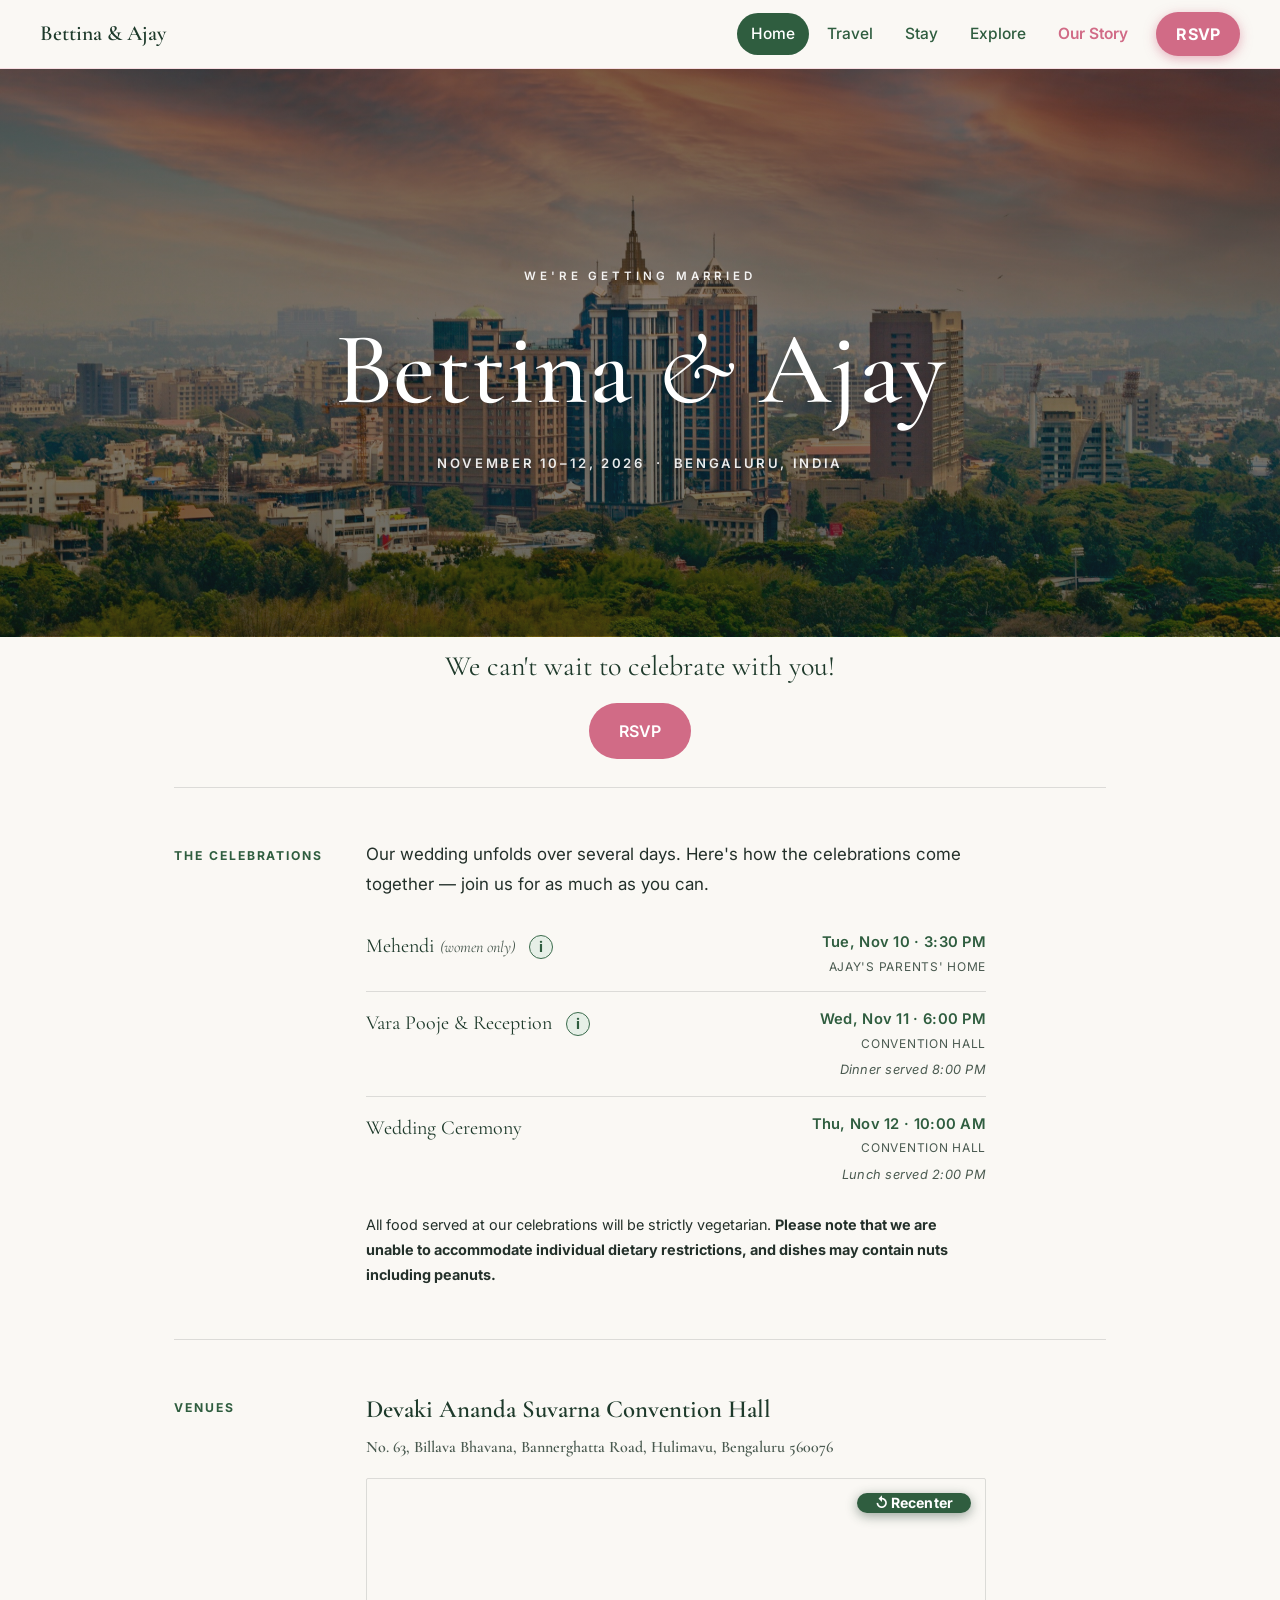
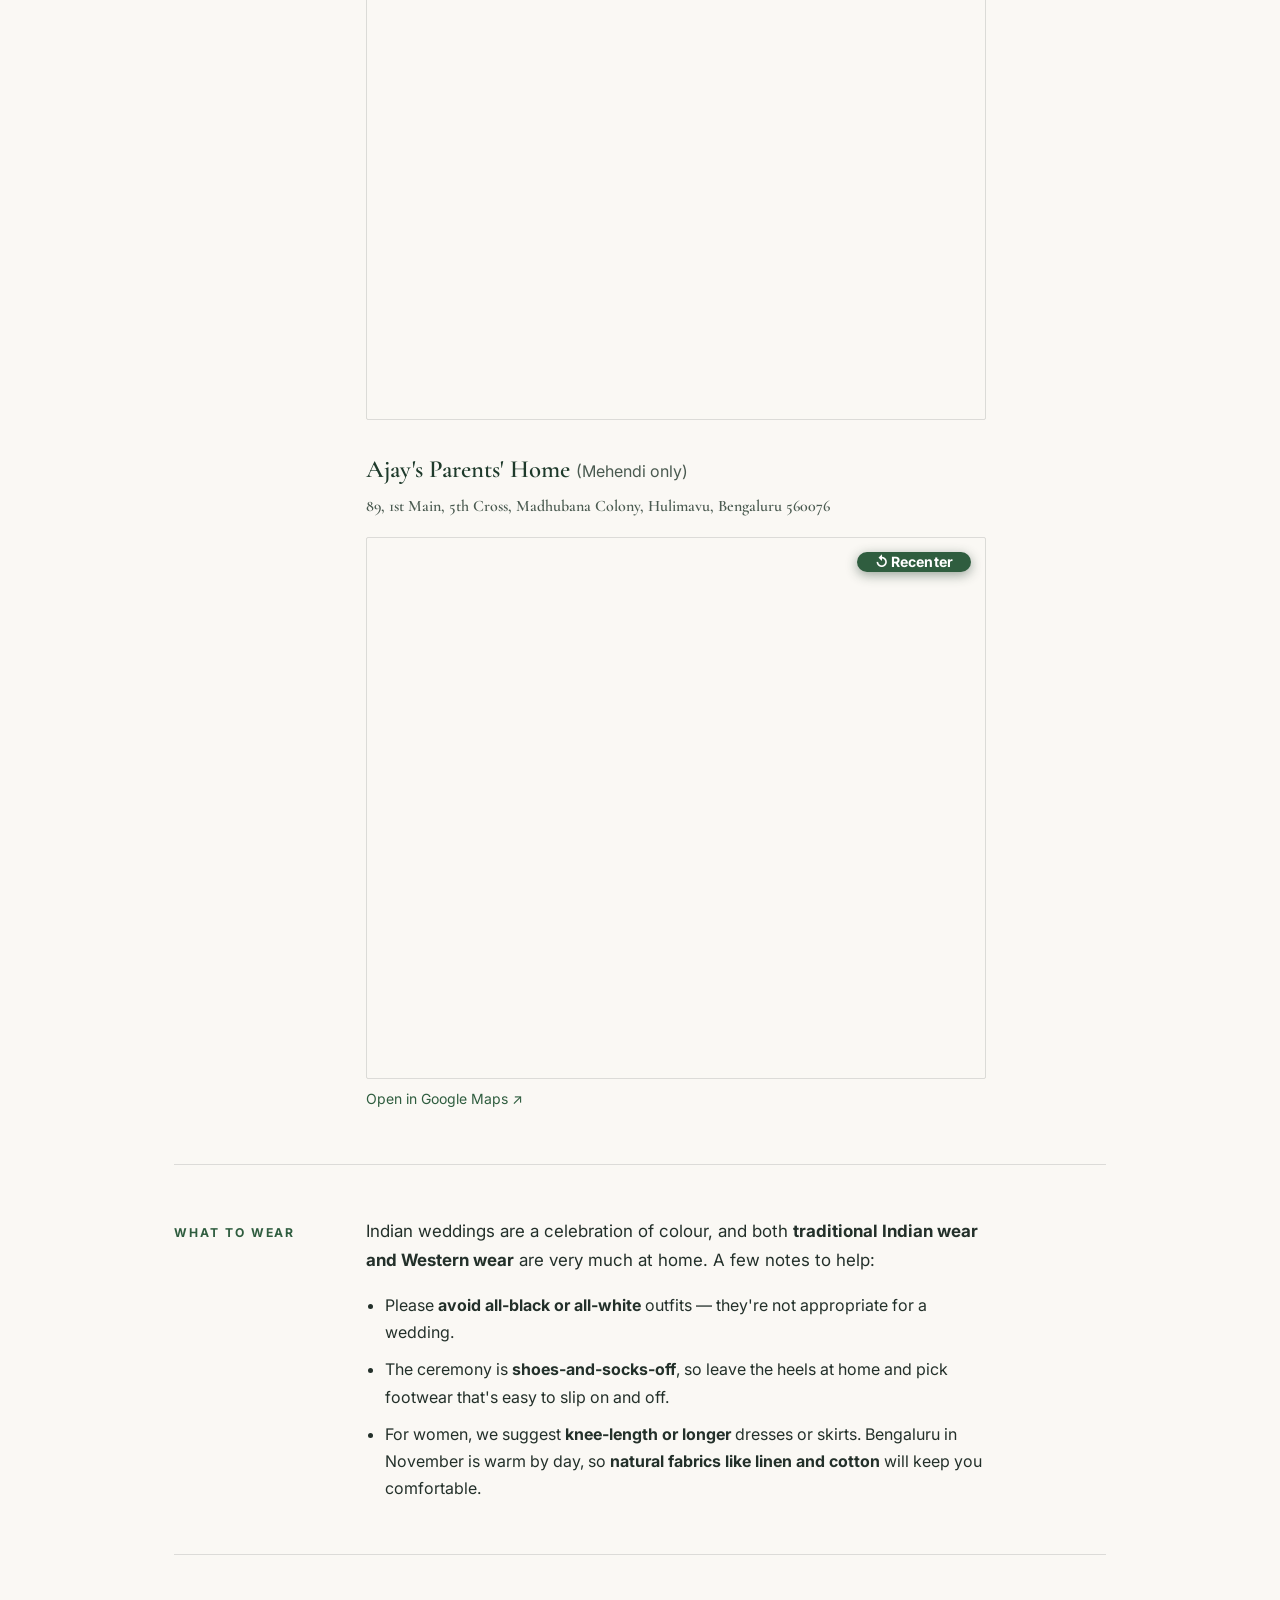
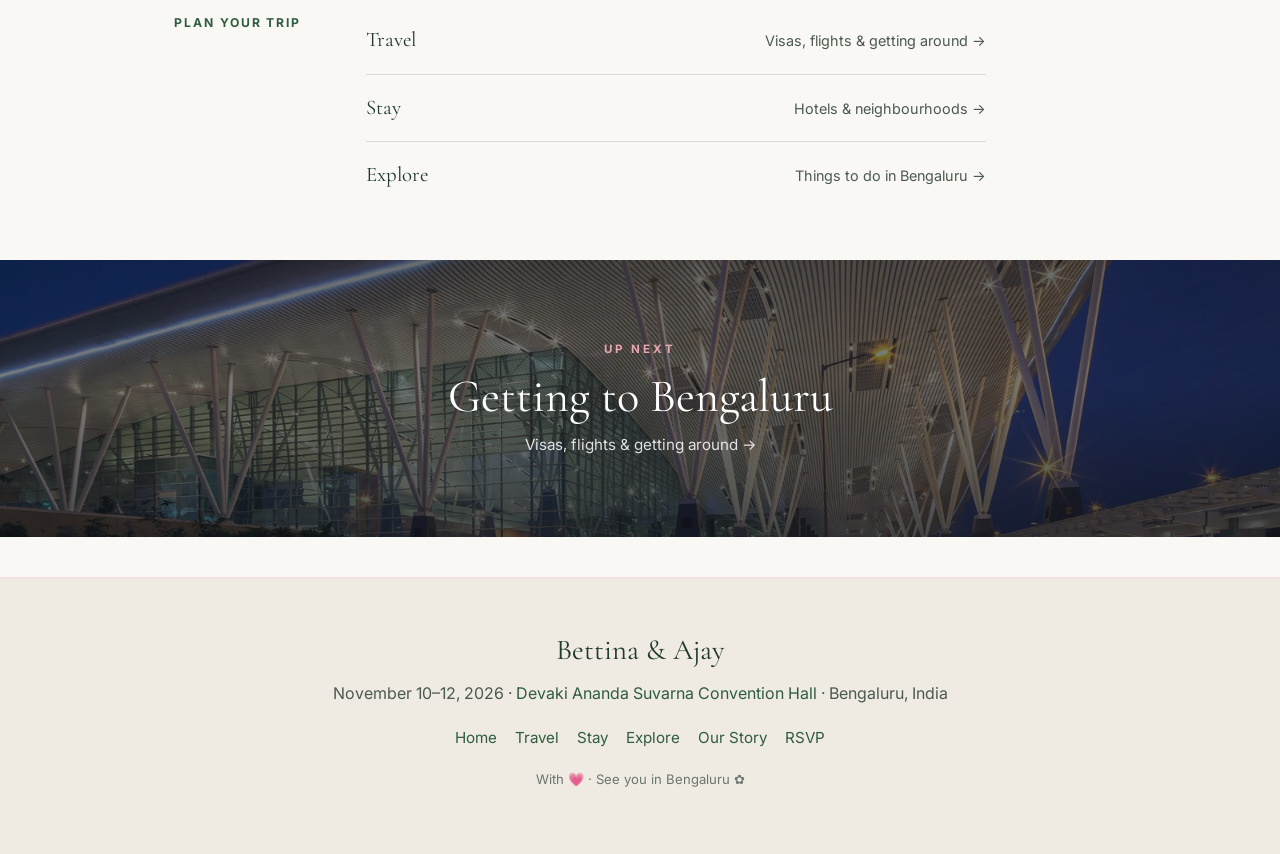
<file: index.html>
<!DOCTYPE html>
<html lang="en">

<head>
  <meta charset="UTF-8">
  <meta name="viewport" content="width=device-width, initial-scale=1.0">
  <title>Bettina &amp; Ajay · Wedding in Bengaluru</title>
  <meta name="description" content="Join us in Bengaluru, India. RSVP, travel tips, where to stay, and things to do.">
  <link rel="icon" href="assets/favicon.svg" type="image/svg+xml">
  <link rel="preconnect" href="https://fonts.googleapis.com">
  <link rel="preconnect" href="https://fonts.gstatic.com" crossorigin>
  <link rel="stylesheet"
    href="https://fonts.googleapis.com/css2?family=Cormorant+Garamond:ital,wght@0,400;0,500;0,600;1,400;1,500&family=Inter:wght@400;500;600&display=swap">
  <link rel="stylesheet" href="assets/styles.css">
</head>

<body>
  <!-- ===== Header / nav (identical on every page) ===== -->
  <header class="site-header">
    <nav class="nav" aria-label="Primary">
      <a class="nav__brand" href="index.html">Bettina &amp; Ajay</a>
      <input type="checkbox" id="nav-toggle" class="nav__toggle" aria-label="Toggle menu">
      <div class="nav__right">
        <a class="nav__link" href="index.html" aria-current="page">Home</a>
        <ul class="nav__menu" id="nav-menu">
          <li><a href="travel.html">Travel</a></li>
          <li><a href="stay.html">Stay</a></li>
          <li><a href="explore.html">Explore</a></li>
          <li><a href="story.html">Our Story</a></li>
        </ul>
        <a class="nav__cta" href="rsvp.html">RSVP</a>
        <label for="nav-toggle" class="nav__burger" aria-hidden="true">
          <span></span><span></span><span></span>
        </label>
      </div>
    </nav>
  </header>

  <main>
    <!-- ===== Lede / hero ===== -->
    <header class="lede">
      <p class="lede__kicker">We're getting married</p>
      <h1 class="lede__names">
        Bettina <span class="lede__amp">&amp;</span> Ajay
      </h1>
      <p class="lede__meta">November 10–12, 2026 &nbsp;·&nbsp; Bengaluru, India</p>
    </header>

    <div class="editorial">
      <!-- Intro -->
      <section class="ed-intro">
        <p>We can't wait to celebrate with you!</p>
        <a class="btn btn--pink" href="rsvp.html">RSVP</a>
      </section>

      <!-- The Celebrations -->
      <section class="block" id="itinerary">
        <p class="block__label">The Celebrations</p>
        <div class="block__body">
          <p>Our wedding unfolds over several days. Here's how the celebrations come together — join us
            for as much as you can.</p>
          <ul class="schedule">
            <li>
              <span class="schedule__name">Mehendi <span class="schedule__qual">(women only)</span><span class="hint"
                  tabindex="0"
                  aria-label="A mehendi is a joyful pre-wedding gathering — for us, a women-only celebration — where henna is applied to the bride's and guests' hands and feet, with music, food, and lots of colour."><span
                    class="hint__icon" aria-hidden="true">i</span><span class="hint__bubble" aria-hidden="true">A
                    mehendi is a joyful pre-wedding gathering where henna designs are applied to the bride's and guests'
                    hands and feet. This event is for women only.</span></span></span>
              <span class="schedule__when">
                <span class="schedule__day">Tue, Nov 10 · 3:30 PM</span>
                <span class="schedule__where">Ajay's Parents' Home</span>
              </span>
            </li>
            <li>
              <span class="schedule__name">Vara Pooje &amp; Reception<span class="hint" tabindex="0"
                  aria-label="The vara pooje is a Kannada ceremony where the bride's family formally welcomes and honours the groom the evening before the wedding, followed by a reception celebration."><span
                    class="hint__icon" aria-hidden="true">i</span><span class="hint__bubble" aria-hidden="true">The vara
                    pooje is a Kannada ceremony in which the bride's family
                    formally welcomes and honours the groom (the <em>vara</em>) the evening before the
                    wedding — followed by a reception to celebrate together.</span></span></span>
              <span class="schedule__when">
                <span class="schedule__day">Wed, Nov 11 · 6:00 PM</span>
                <span class="schedule__where">Convention hall</span>
                <span class="schedule__sub-time">Dinner served 8:00 PM</span>
              </span>
            </li>
            <li>
              <span class="schedule__name">Wedding Ceremony</span>
              <span class="schedule__when">
                <span class="schedule__day">Thu, Nov 12 · 10:00 AM</span>
                <span class="schedule__where">Convention hall</span>
                <span class="schedule__sub-time">Lunch served 2:00 PM</span>
              </span>
            </li>
          </ul>
          <p class="muted" style="margin-top:12px;font-size:0.9rem;">All food served at our celebrations will be strictly vegetarian. <strong>Please note that we are unable to accommodate individual dietary restrictions, and dishes may contain nuts including peanuts.</strong></p>
        </div>
      </section>

      <!-- The Venue -->
      <section class="block" id="venue">
        <p class="block__label">Venues</p>
        <div class="block__body">
          <p class="venue-name">Devaki Ananda Suvarna Convention Hall<br>
            <span style="font-size:1rem;color:var(--ink-soft);">No. 63, Billava Bhavana, Bannerghatta
              Road, Hulimavu, Bengaluru 560076</span>
          </p>
          <div class="map-embed">
            <iframe name="venuemap"
              src="https://maps.google.com/maps?q=Devaki%20Ananda%20Suvarna%20Convention%20Hall%2C%20Bannerghatta%20Road%2C%20Hulimavu%2C%20Bengaluru%20560076&amp;output=embed"
              title="Map to Devaki Ananda Suvarna Convention Hall" loading="lazy"
              referrerpolicy="no-referrer-when-downgrade"></iframe>
            <a class="map-recenter"
              href="https://maps.google.com/maps?q=Devaki%20Ananda%20Suvarna%20Convention%20Hall%2C%20Bannerghatta%20Road%2C%20Hulimavu%2C%20Bengaluru%20560076&amp;output=embed"
              target="venuemap" title="Re-center the map on the venue">↺ Recenter</a>
          </div>
          <p class="venue-name" style="margin-top:2rem;">Ajay's Parents' Home <span style="font-size:1rem;font-family:var(--sans);font-weight:400;color:var(--ink-soft);">(Mehendi only)</span><br>
            <span style="font-size:1rem;color:var(--ink-soft);">89, 1st Main, 5th Cross, Madhubana Colony, Hulimavu, Bengaluru 560076</span>
          </p>
          <div class="map-embed">
            <iframe name="homemap"
              src="https://maps.google.com/maps?q=12.875937,77.603765&amp;output=embed"
              title="Map to the home venue" loading="lazy"
              referrerpolicy="no-referrer-when-downgrade"></iframe>
            <a class="map-recenter"
              href="https://maps.google.com/maps?q=12.875937,77.603765&amp;output=embed"
              target="homemap" title="Re-center the map on the home">↺ Recenter</a>
          </div>
          <p style="margin-top:8px;font-size:0.875rem;"><a href="https://maps.app.goo.gl/53vrpfTLoA7YVXSU9" target="_blank" rel="noopener">Open in Google Maps ↗</a></p>
        </div>
      </section>

      <!-- What to Wear -->
      <section class="block" id="attire">
        <p class="block__label">What to Wear</p>
        <div class="block__body">
          <p>Indian weddings are a celebration of colour, and both <strong>traditional Indian wear and Western wear</strong> are very much at home. A few notes to help:</p>
          <ul class="bullets">
            <li>Please <strong>avoid all-black or all-white</strong> outfits — they're not appropriate for a wedding.</li>
            <li>The ceremony is <strong>shoes-and-socks-off</strong>, so leave the heels at home and pick
              footwear that's easy to slip on and off.</li>
            <li>For women, we suggest <strong>knee-length or longer</strong> dresses or skirts. Bengaluru in November is warm by day, so <strong>natural fabrics like linen and cotton</strong> will keep you comfortable.</li>
          </ul>
        </div>
      </section>

      <!-- Plan your trip -->
      <section class="block">
        <p class="block__label">Plan Your Trip</p>
        <div class="block__body">
          <ul class="linklist">
            <li><a href="travel.html">
                <span class="linklist__t">Travel</span>
                <span class="linklist__d">Visas, flights &amp; getting around →</span>
              </a></li>
            <li><a href="stay.html">
                <span class="linklist__t">Stay</span>
                <span class="linklist__d">Hotels &amp; neighbourhoods →</span>
              </a></li>
            <li><a href="explore.html">
                <span class="linklist__t">Explore</span>
                <span class="linklist__d">Things to do in Bengaluru →</span>
              </a></li>
          </ul>
        </div>
      </section>
    </div>

    <!-- Flow into the next section -->
    <div class="next-up next-up--travel">
      <a class="next-up__link" href="travel.html">
        <span class="next-up__label">Up next</span>
        <span class="next-up__title">Getting to Bengaluru</span>
        <span class="next-up__cue">Visas, flights &amp; getting around →</span>
      </a>
    </div>
  </main>

  <!-- ===== Footer (identical on every page) ===== -->
  <footer class="site-footer">
    <div class="footer-names">Bettina &amp; Ajay</div>
    <p class="footer-meta">November 10–12, 2026 · <a href="https://maps.google.com/maps?q=Devaki+Ananda+Suvarna+Convention+Hall,+Bannerghatta+Road,+Hulimavu,+Bengaluru+560076" target="_blank" rel="noopener">Devaki Ananda Suvarna Convention Hall</a> ·
      Bengaluru, India</p>
    <ul class="footer-nav">
      <li><a href="index.html">Home</a></li>
      <li><a href="travel.html">Travel</a></li>
      <li><a href="stay.html">Stay</a></li>
      <li><a href="explore.html">Explore</a></li>
      <li><a href="story.html">Our Story</a></li>
      <li><a href="rsvp.html">RSVP</a></li>
    </ul>
    <p class="footer-fineprint">With 💗 · See you in Bengaluru ✿</p>
  </footer>
</body>

</html>
</file>
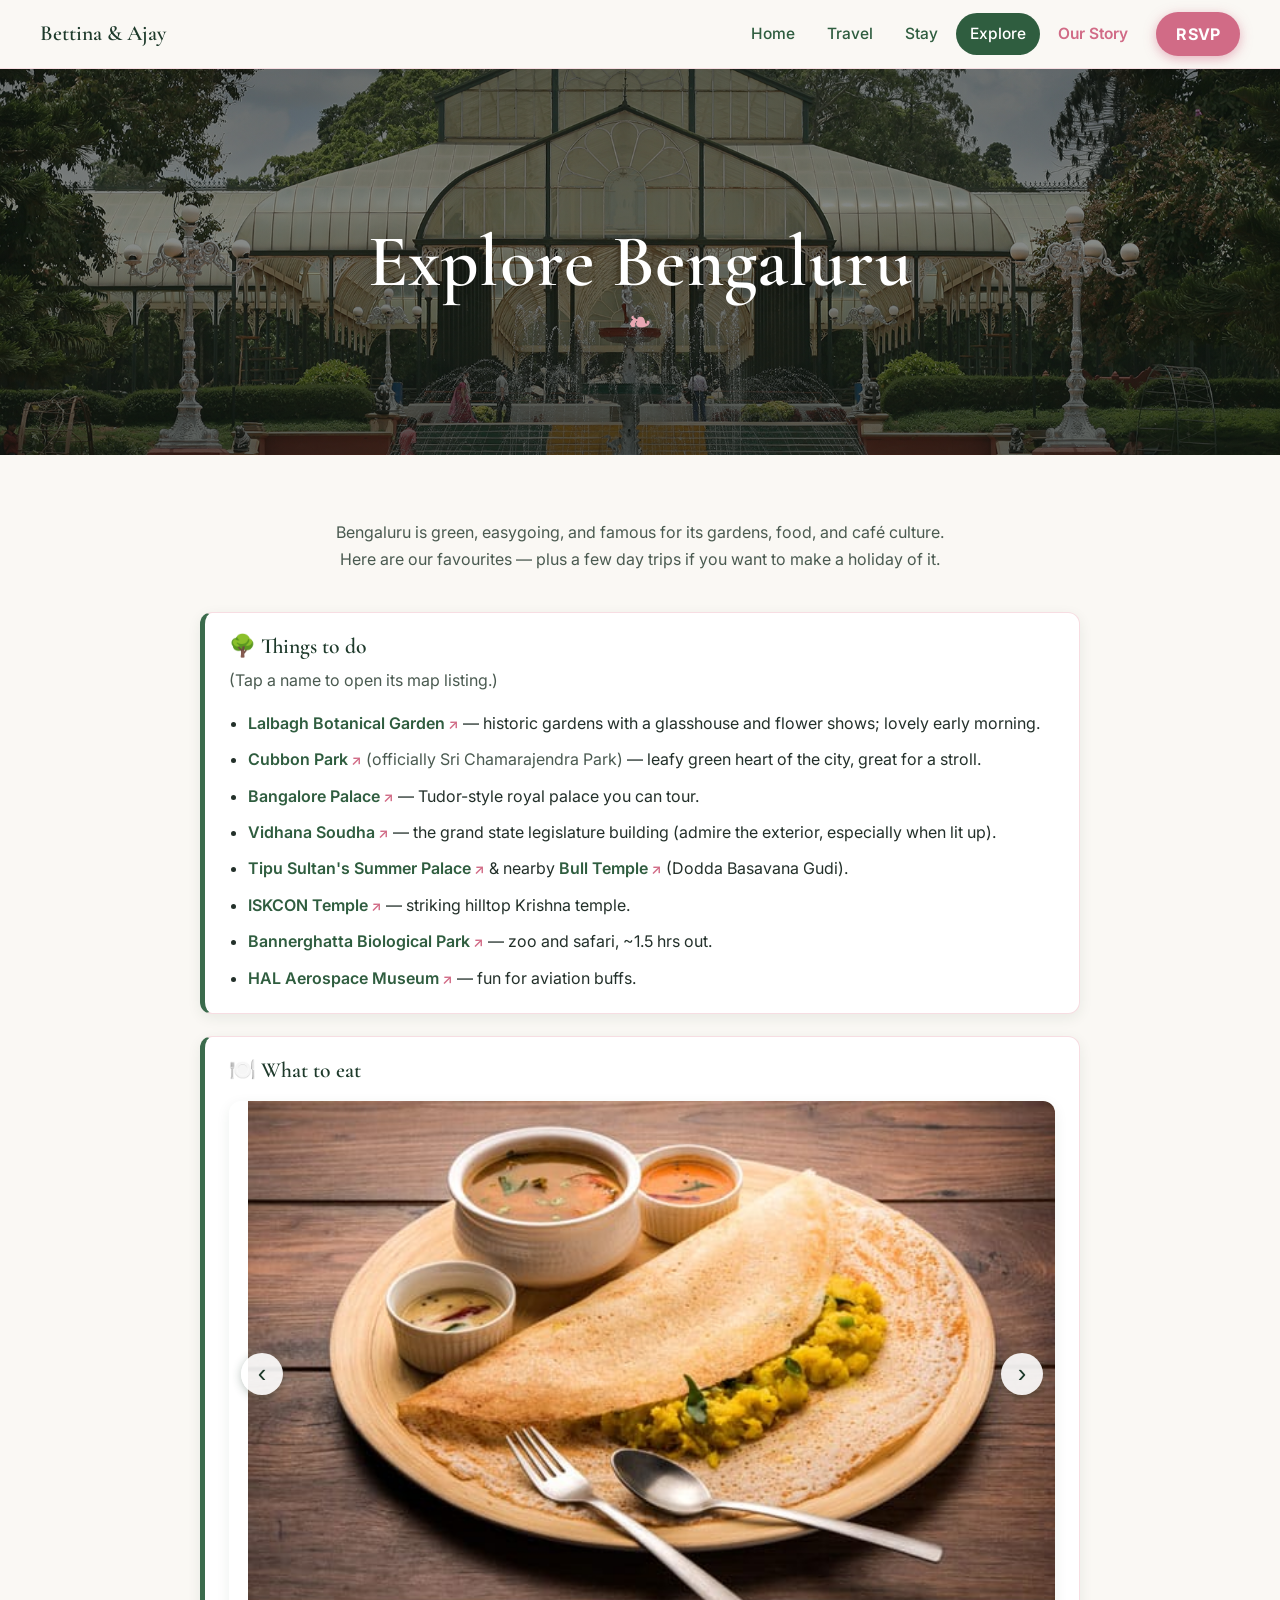
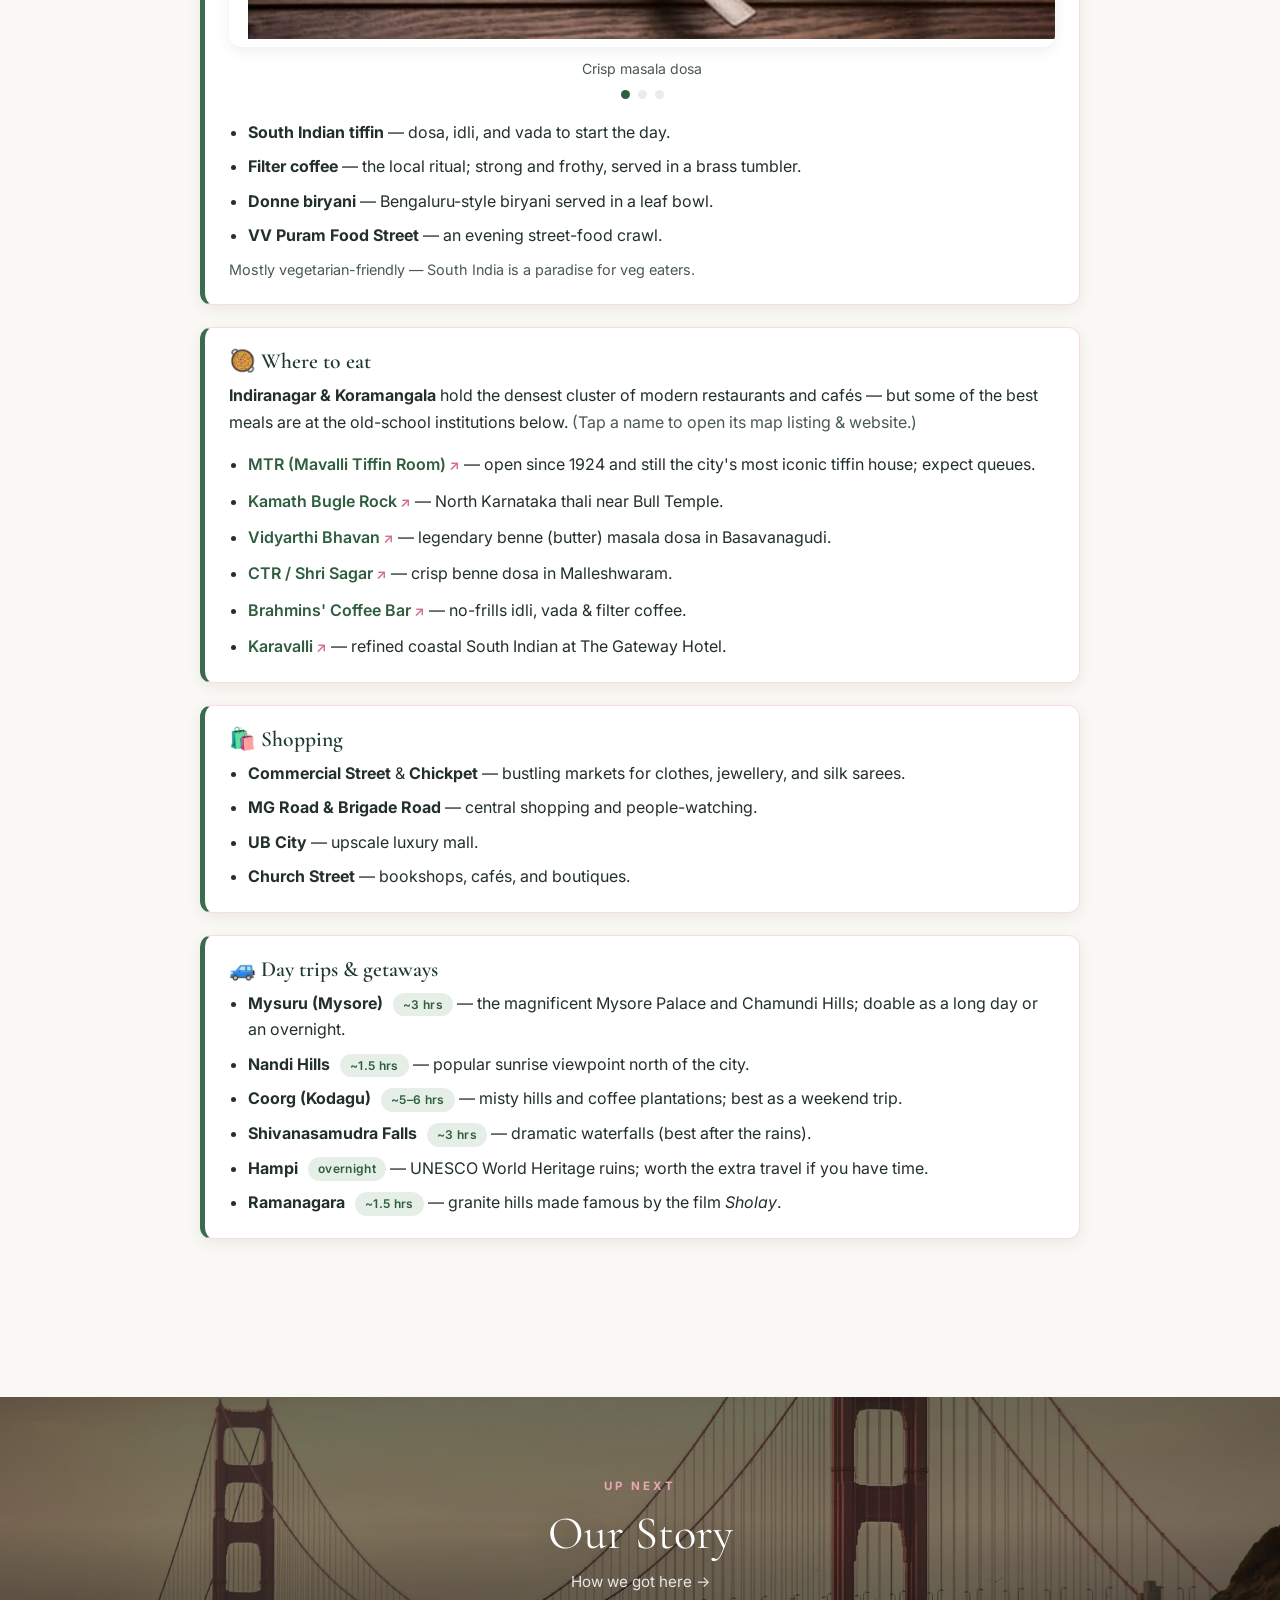
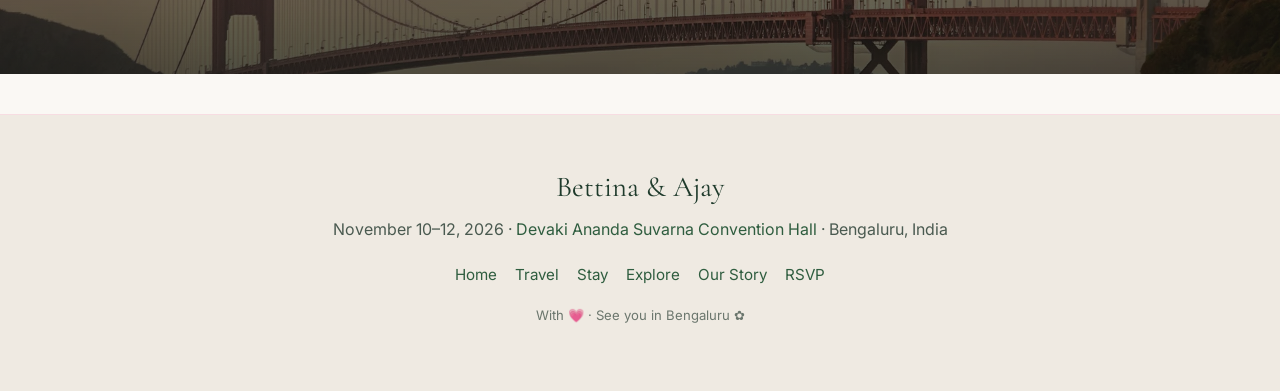
<file: explore.html>
<!DOCTYPE html>
<html lang="en">

<head>
  <meta charset="UTF-8">
  <meta name="viewport" content="width=device-width, initial-scale=1.0">
  <title>Explore Bengaluru · Bettina &amp; Ajay</title>
  <meta name="description"
    content="Things to do, where to eat, shopping, and day trips around Bengaluru, India.">
  <link rel="icon" href="assets/favicon.svg" type="image/svg+xml">
  <link rel="preconnect" href="https://fonts.googleapis.com">
  <link rel="preconnect" href="https://fonts.gstatic.com" crossorigin>
  <link rel="stylesheet"
    href="https://fonts.googleapis.com/css2?family=Cormorant+Garamond:ital,wght@0,500;0,600;1,500&family=Inter:wght@400;500;600&display=swap">
  <link rel="stylesheet" href="assets/styles.css">
</head>

<body>
  <header class="site-header">
    <nav class="nav" aria-label="Primary">
      <a class="nav__brand" href="index.html">Bettina &amp; Ajay</a>
      <input type="checkbox" id="nav-toggle" class="nav__toggle" aria-label="Toggle menu">
      <div class="nav__right">
        <a class="nav__link" href="index.html">Home</a>
        <ul class="nav__menu" id="nav-menu">
          <li><a href="travel.html">Travel</a></li>
          <li><a href="stay.html">Stay</a></li>
          <li><a href="explore.html" aria-current="page">Explore</a></li>
          <li><a href="story.html">Our Story</a></li>
        </ul>
        <a class="nav__cta" href="rsvp.html">RSVP</a>
        <label for="nav-toggle" class="nav__burger" aria-hidden="true">
          <span></span><span></span><span></span>
        </label>
      </div>
    </nav>
  </header>

  <main>
    <section class="page-hero page-hero--explore" aria-label="Explore Bengaluru">
      <div class="page-hero__inner">
        <h1 class="section-title">Explore Bengaluru</h1>
      </div>
    </section>

    <section class="section">
      <div class="container">
        <p class="section-intro">
          Bengaluru is green, easygoing, and famous for its gardens, food, and café culture. Here are our
          favourites — plus a few day trips if you want to make a holiday of it.
        </p>

        <div class="prose">
          <!-- THINGS TO DO -->
          <article class="info-block">
            <h3>🌳 Things to do</h3>
            <p><span class="muted">(Tap a name to open its map listing.)</span></p>
            <ul class="restaurant-list">
              <li><strong><a href="https://maps.app.goo.gl/JaYtxL88SegTWqTZ9" target="_blank" rel="noopener">Lalbagh Botanical Garden</a></strong> — historic gardens with a glasshouse and
                flower shows; lovely early morning.</li>
              <li><strong><a href="https://maps.app.goo.gl/Qz4yLEBdT6DRf3eA9" target="_blank" rel="noopener">Cubbon Park</a></strong> <span class="muted">(officially Sri Chamarajendra Park)</span> — leafy green heart of the city, great for a stroll.</li>
              <li><strong><a href="https://maps.app.goo.gl/oRYx4Pvtt4s7eyzN9" target="_blank" rel="noopener">Bangalore Palace</a></strong> — Tudor-style royal palace you can tour.</li>
              <li><strong><a href="https://maps.app.goo.gl/knrTcQ8K3NdtusEN9" target="_blank" rel="noopener">Vidhana Soudha</a></strong> — the grand state legislature building (admire the
                exterior, especially when lit up).</li>
              <li><strong><a href="https://maps.app.goo.gl/B78wB8pvYrWt4EKC6" target="_blank" rel="noopener">Tipu Sultan's Summer Palace</a></strong> &amp; nearby <a href="https://www.google.com/maps/search/?api=1&query=Bull+Temple+Dodda+Basavana+Gudi+Bengaluru" target="_blank" rel="noopener">Bull Temple</a> (Dodda Basavana Gudi).</li>
              <li><strong><a href="https://maps.app.goo.gl/7Po2zAAjVYje6kL99" target="_blank" rel="noopener">ISKCON Temple</a></strong> — striking hilltop Krishna temple.</li>
              <li><strong><a href="https://maps.app.goo.gl/joWn3wkZ2ZFnVX8v8" target="_blank" rel="noopener">Bannerghatta Biological Park</a></strong> — zoo and safari, ~1.5 hrs out.</li>
              <li><strong><a href="https://maps.app.goo.gl/MoYuHeYzuPReAMQJ8" target="_blank" rel="noopener">HAL Aerospace Museum</a></strong> — fun for aviation buffs.</li>
            </ul>
          </article>

          <!-- WHAT TO EAT -->
          <article class="info-block">
            <h3>🍽️ What to eat</h3>

            <div class="carousel" data-carousel>
              <div class="carousel__viewport">
                <ul class="carousel__track">
                  <li class="carousel__slide" data-caption="Crisp masala dosa">
                    <img src="assets/photos/dosa.jpg"
                      alt="A crisp golden masala dosa served with chutney and sambar" loading="lazy">
                  </li>
                  <li class="carousel__slide" data-caption="Soft steamed idli">
                    <img src="assets/photos/idli.jpg"
                      alt="Soft steamed idli served with chutney and sambar" loading="lazy">
                  </li>
                  <li class="carousel__slide" data-caption="South Indian filter coffee">
                    <img src="assets/photos/filter-coffee.webp"
                      alt="South Indian filter coffee served in a traditional brass davara and tumbler"
                      loading="lazy">
                  </li>
                </ul>
                <button type="button" class="carousel__btn carousel__btn--prev" data-carousel-prev
                  aria-label="Previous image">‹</button>
                <button type="button" class="carousel__btn carousel__btn--next" data-carousel-next
                  aria-label="Next image">›</button>
              </div>
              <p class="carousel__caption" data-carousel-caption>Crisp masala dosa</p>
              <div class="carousel__dots" data-carousel-dots aria-hidden="true"></div>
            </div>

            <ul style="margin-top:20px;">
              <li><strong>South Indian tiffin</strong> — dosa, idli, and vada to start the day.</li>
              <li><strong>Filter coffee</strong> — the local ritual; strong and frothy, served in a brass
                tumbler.</li>
              <li><strong>Donne biryani</strong> — Bengaluru-style biryani served in a leaf bowl.</li>
              <li><strong>VV Puram Food Street</strong> — an evening street-food crawl.</li>
            </ul>
            <p class="muted" style="margin:10px 0 0;font-size:0.9rem;">Mostly vegetarian-friendly — South
              India is a paradise for veg eaters.</p>
          </article>

          <!-- WHERE TO EAT -->
          <article class="info-block">
            <h3>🥘 Where to eat</h3>
            <p><strong>Indiranagar &amp; Koramangala</strong> hold the densest cluster of modern
              restaurants and cafés — but some of the best meals are at the old-school institutions
              below. <span class="muted">(Tap a name to open its map listing &amp; website.)</span></p>
            <ul class="restaurant-list">
              <li><a href="https://maps.app.goo.gl/m9YyHX5MQrH6RdZ97?g_st=ic"
                  target="_blank" rel="noopener">MTR (Mavalli Tiffin Room)</a> — open since 1924 and still the city's most iconic tiffin house; expect queues.</li>
              <li><a href="https://maps.app.goo.gl/w9GNTk7UWkcgd3Y27"
                  target="_blank" rel="noopener">Kamath Bugle Rock</a> — North Karnataka thali near Bull Temple.</li>
              <li><a href="https://maps.app.goo.gl/yLjGx5ZoqLSsXTYo7"
                  target="_blank" rel="noopener">Vidyarthi Bhavan</a> — legendary benne (butter) masala
                dosa in Basavanagudi.</li>
              <li><a href="https://maps.app.goo.gl/R3vGbinD6MNu4K1g7"
                  target="_blank" rel="noopener">CTR / Shri Sagar</a> — crisp benne dosa in Malleshwaram.</li>
              <li><a href="https://maps.app.goo.gl/2u7ish6RyVvuz2uR6"
                  target="_blank" rel="noopener">Brahmins' Coffee Bar</a> — no-frills idli, vada &amp;
                filter coffee.</li>
              <li><a href="https://maps.app.goo.gl/M13htFfZZdmtyd9PA"
                  target="_blank" rel="noopener">Karavalli</a> — refined coastal South Indian at The
                Gateway Hotel.</li>
            </ul>
          </article>

          <!-- SHOPPING -->
          <article class="info-block">
            <h3>🛍️ Shopping</h3>
            <ul>
              <li><strong>Commercial Street</strong> &amp; <strong>Chickpet</strong> — bustling markets for
                clothes, jewellery, and silk sarees.</li>
              <li><strong>MG Road &amp; Brigade Road</strong> — central shopping and people-watching.</li>
              <li><strong>UB City</strong> — upscale luxury mall.</li>
              <li><strong>Church Street</strong> — bookshops, cafés, and boutiques.</li>
            </ul>
          </article>

          <!-- DAY TRIPS -->
          <article class="info-block">
            <h3>🚙 Day trips &amp; getaways</h3>
            <ul>
              <li><strong>Mysuru (Mysore)</strong> <span class="tag">~3 hrs</span> — the magnificent Mysore
                Palace and Chamundi Hills; doable as a long day or an overnight.</li>
              <li><strong>Nandi Hills</strong> <span class="tag">~1.5 hrs</span> — popular sunrise viewpoint
                north of the city.</li>
              <li><strong>Coorg (Kodagu)</strong> <span class="tag">~5–6 hrs</span> — misty hills and
                coffee plantations; best as a weekend trip.</li>
              <li><strong>Shivanasamudra Falls</strong> <span class="tag">~3 hrs</span> — dramatic waterfalls
                (best after the rains).</li>
              <li><strong>Hampi</strong> <span class="tag">overnight</span> — UNESCO World Heritage ruins;
                worth the extra travel if you have time.</li>
              <li><strong>Ramanagara</strong> <span class="tag">~1.5 hrs</span> — granite hills made famous
                by the film <em>Sholay</em>.</li>
            </ul>
          </article>
        </div>

      </div>
    </section>

    <!-- Flow into the next section -->
    <div class="next-up next-up--story">
      <a class="next-up__link" href="story.html">
        <span class="next-up__label">Up next</span>
        <span class="next-up__title">Our Story</span>
        <span class="next-up__cue">How we got here →</span>
      </a>
    </div>
  </main>

  <footer class="site-footer">
    <div class="footer-names">Bettina &amp; Ajay</div>
    <p class="footer-meta">November 10–12, 2026 · <a href="https://maps.google.com/maps?q=Devaki+Ananda+Suvarna+Convention+Hall,+Bannerghatta+Road,+Hulimavu,+Bengaluru+560076" target="_blank" rel="noopener">Devaki Ananda Suvarna Convention Hall</a> ·
      Bengaluru, India</p>
    <ul class="footer-nav">
      <li><a href="index.html">Home</a></li>
      <li><a href="travel.html">Travel</a></li>
      <li><a href="stay.html">Stay</a></li>
      <li><a href="explore.html">Explore</a></li>
      <li><a href="story.html">Our Story</a></li>
      <li><a href="rsvp.html">RSVP</a></li>
    </ul>
    <p class="footer-fineprint">With 💗 · See you in Bengaluru ✿</p>
  </footer>

  <!-- Image carousel: prev/next + auto-rotate, pauses on hover/focus, no-JS friendly -->
  <script>
    (function () {
      var reduceMotion = window.matchMedia
        && window.matchMedia('(prefers-reduced-motion: reduce)').matches;

      document.querySelectorAll('[data-carousel]').forEach(function (root) {
        var track = root.querySelector('.carousel__track');
        var slides = Array.prototype.slice.call(root.querySelectorAll('.carousel__slide'));
        if (!track || slides.length < 2) return;

        var caption = root.querySelector('[data-carousel-caption]');
        var dotsWrap = root.querySelector('[data-carousel-dots]');
        var index = 0;
        var timer = null;

        var dots = slides.map(function (slide, i) {
          var dot = document.createElement('button');
          dot.type = 'button';
          dot.className = 'carousel__dot';
          dot.setAttribute('aria-label', 'Go to image ' + (i + 1));
          dot.addEventListener('click', function () { go(i); restart(); });
          dotsWrap.appendChild(dot);
          return dot;
        });

        function go(n) {
          index = (n + slides.length) % slides.length;
          track.style.transform = 'translateX(' + (-index * 100) + '%)';
          if (caption) caption.textContent = slides[index].getAttribute('data-caption') || '';
          dots.forEach(function (dot, i) {
            dot.setAttribute('aria-current', i === index ? 'true' : 'false');
          });
        }
        function next() { go(index + 1); }
        function prev() { go(index - 1); }
        function start() { if (!reduceMotion && !timer) timer = setInterval(next, 5000); }
        function stop() { if (timer) { clearInterval(timer); timer = null; } }
        function restart() { stop(); start(); }

        root.querySelector('[data-carousel-next]').addEventListener('click', function () { next(); restart(); });
        root.querySelector('[data-carousel-prev]').addEventListener('click', function () { prev(); restart(); });
        root.addEventListener('mouseenter', stop);
        root.addEventListener('mouseleave', start);
        root.addEventListener('focusin', stop);
        root.addEventListener('focusout', start);

        root.setAttribute('data-ready', '');
        go(0);
        start();
      });
    })();
  </script>
</body>

</html>
</file>
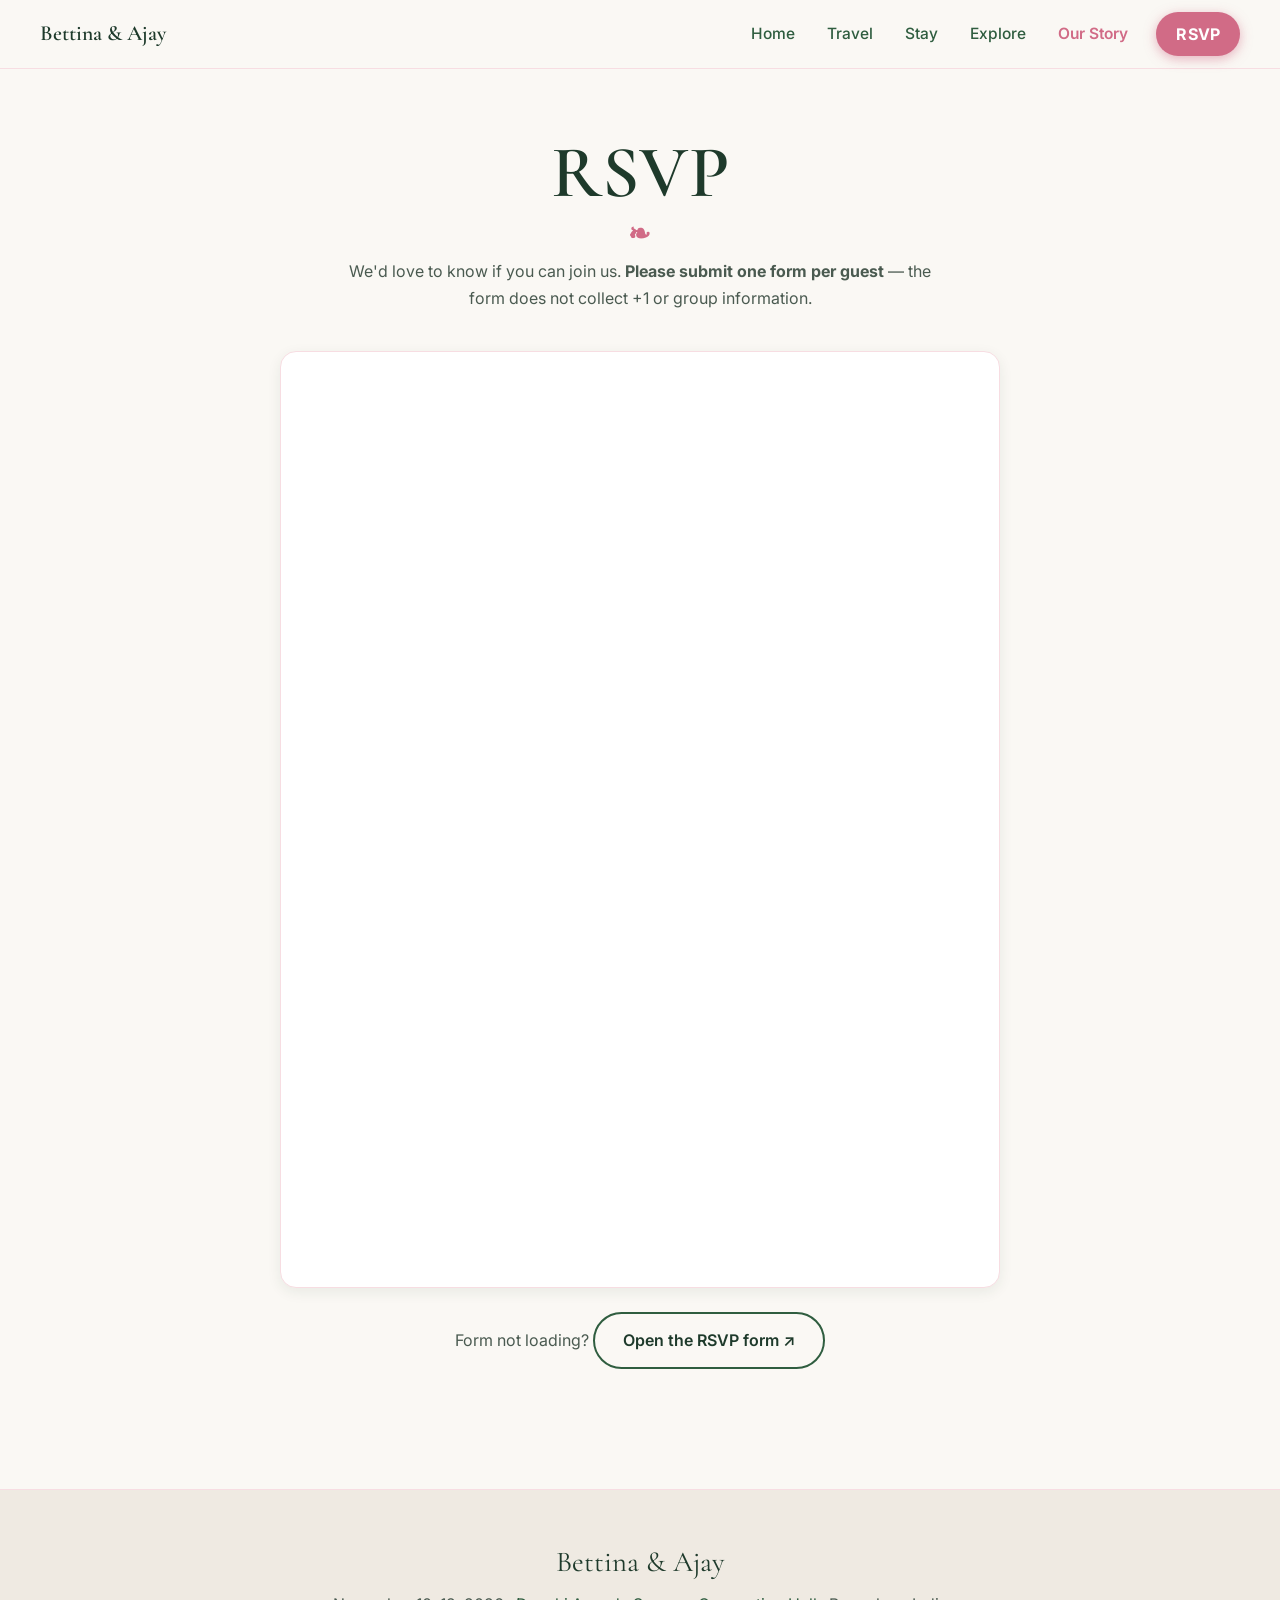
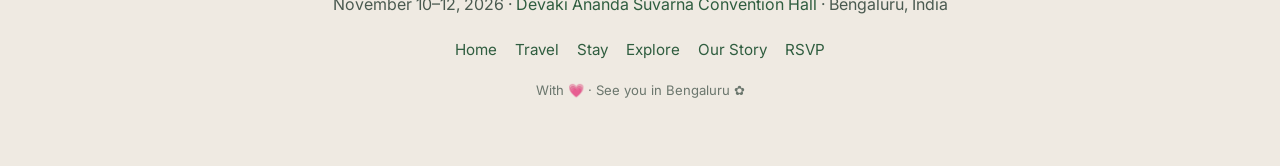
<file: rsvp.html>
<!DOCTYPE html>
<html lang="en">

<head>
  <meta charset="UTF-8">
  <meta name="viewport" content="width=device-width, initial-scale=1.0">
  <title>RSVP · Bettina &amp; Ajay</title>
  <meta name="description" content="RSVP to Bettina and Ajay's wedding in Bengaluru.">
  <link rel="icon" href="assets/favicon.svg" type="image/svg+xml">
  <link rel="preconnect" href="https://fonts.googleapis.com">
  <link rel="preconnect" href="https://fonts.gstatic.com" crossorigin>
  <link rel="stylesheet"
    href="https://fonts.googleapis.com/css2?family=Cormorant+Garamond:ital,wght@0,500;0,600;1,500&family=Inter:wght@400;500;600&display=swap">
  <link rel="stylesheet" href="assets/styles.css">
</head>

<body>
  <header class="site-header">
    <nav class="nav" aria-label="Primary">
      <a class="nav__brand" href="index.html">Bettina &amp; Ajay</a>
      <input type="checkbox" id="nav-toggle" class="nav__toggle" aria-label="Toggle menu">
      <div class="nav__right">
        <a class="nav__link" href="index.html">Home</a>
        <ul class="nav__menu" id="nav-menu">
          <li><a href="travel.html">Travel</a></li>
          <li><a href="stay.html">Stay</a></li>
          <li><a href="explore.html">Explore</a></li>
          <li><a href="story.html">Our Story</a></li>
        </ul>
        <a class="nav__cta" href="rsvp.html" aria-current="page">RSVP</a>
        <label for="nav-toggle" class="nav__burger" aria-hidden="true">
          <span></span><span></span><span></span>
        </label>
      </div>
    </nav>
  </header>

  <main>
    <section class="section">
      <div class="container">
        <h1 class="section-title">RSVP</h1>
        <p class="section-intro">
          We'd love to know if you can join us. <strong>Please submit one form per guest</strong> — the form does not collect +1 or group information.
        </p>

        <div class="form-wrap">
          <iframe
            src="https://docs.google.com/forms/d/e/1FAIpQLSc3O06OufSrNBN24bWquCtmmBCo2fnz06_8XD-1xsP2YZEyMg/viewform?embedded=true"
            title="Wedding RSVP form"
            scrolling="yes"
            loading="lazy">
            Loading the RSVP form…
          </iframe>
        </div>

        <p class="center muted">
          Form not loading?
          <a class="btn btn--ghost" href="https://docs.google.com/forms/d/e/1FAIpQLSc3O06OufSrNBN24bWquCtmmBCo2fnz06_8XD-1xsP2YZEyMg/viewform"
            target="_blank" rel="noopener">Open the RSVP form ↗</a>
        </p>

      </div>
    </section>
  </main>

  <footer class="site-footer">
    <div class="footer-names">Bettina &amp; Ajay</div>
    <p class="footer-meta">November 10–12, 2026 · <a href="https://maps.google.com/maps?q=Devaki+Ananda+Suvarna+Convention+Hall,+Bannerghatta+Road,+Hulimavu,+Bengaluru+560076" target="_blank" rel="noopener">Devaki Ananda Suvarna Convention Hall</a> ·
      Bengaluru, India</p>
    <ul class="footer-nav">
      <li><a href="index.html">Home</a></li>
      <li><a href="travel.html">Travel</a></li>
      <li><a href="stay.html">Stay</a></li>
      <li><a href="explore.html">Explore</a></li>
      <li><a href="story.html">Our Story</a></li>
      <li><a href="rsvp.html">RSVP</a></li>
    </ul>
    <p class="footer-fineprint">With 💗 · See you in Bengaluru ✿</p>
  </footer>
</body>

</html>
</file>
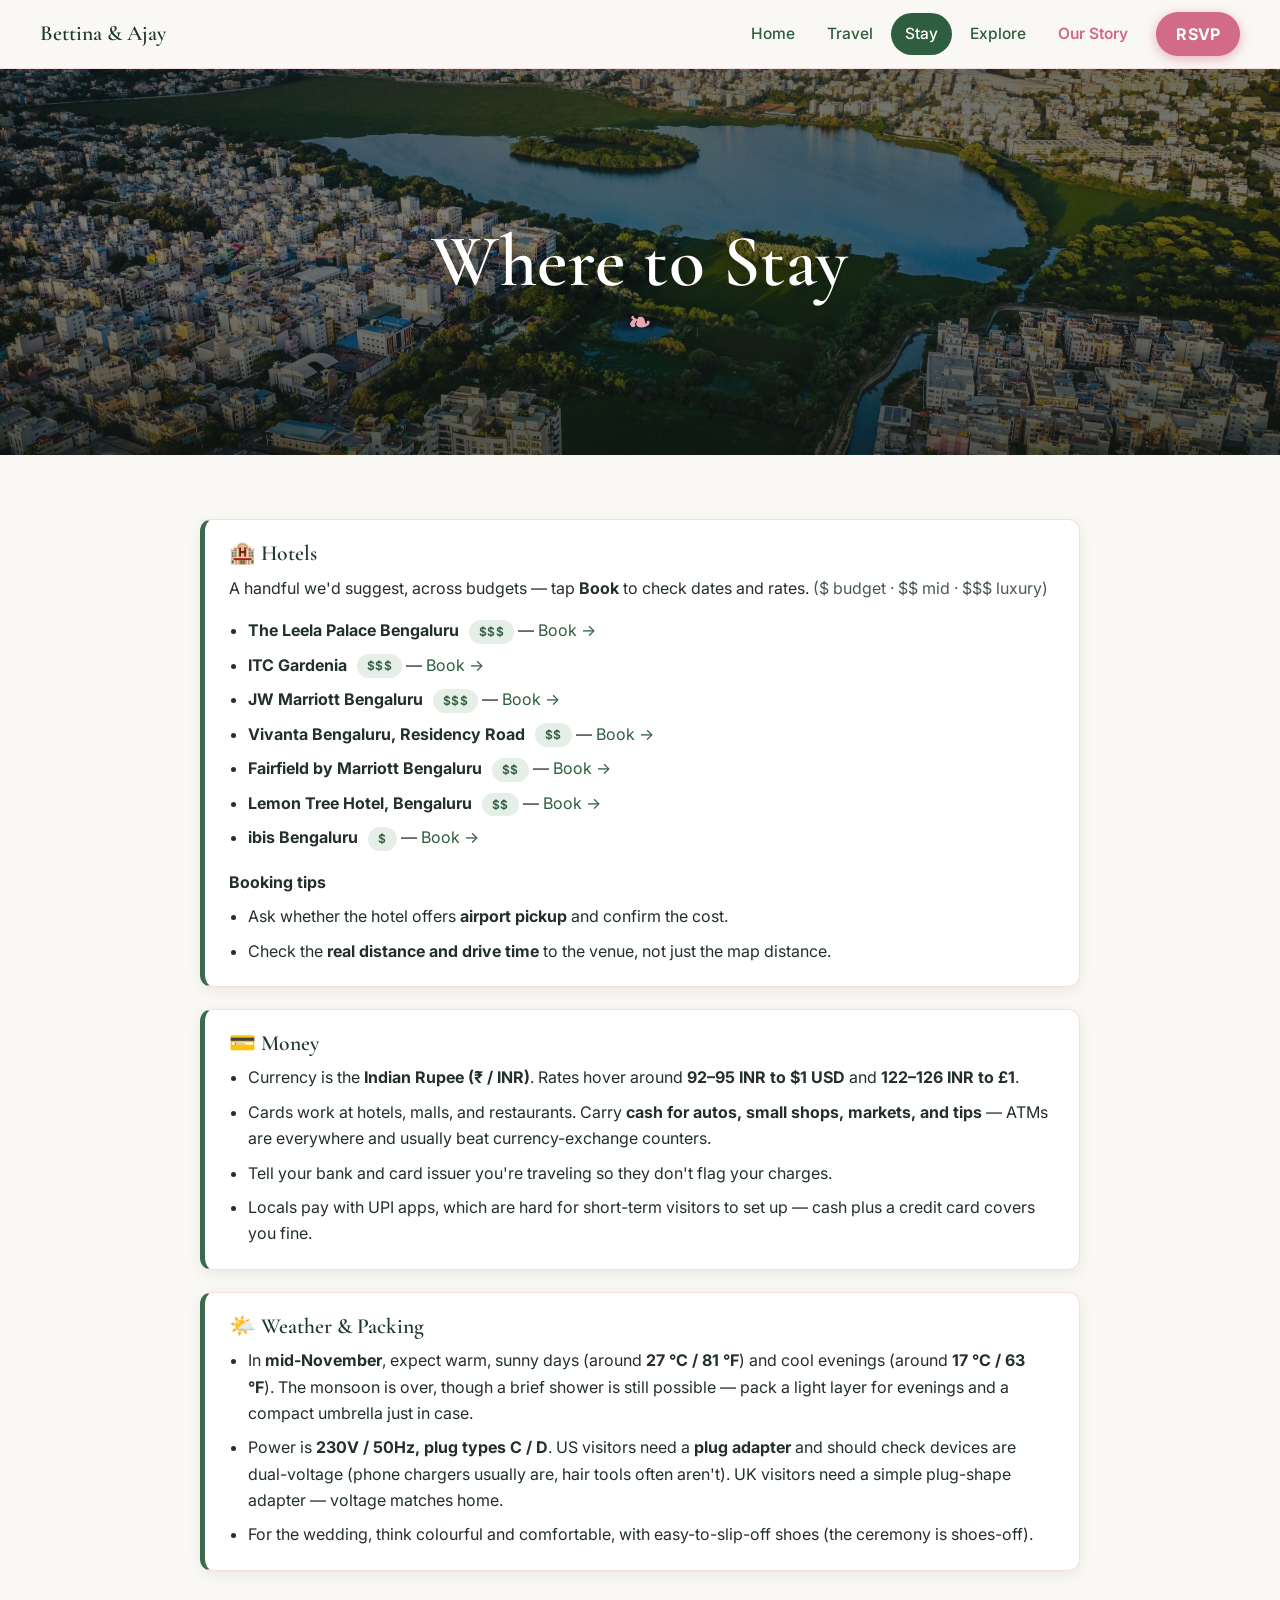
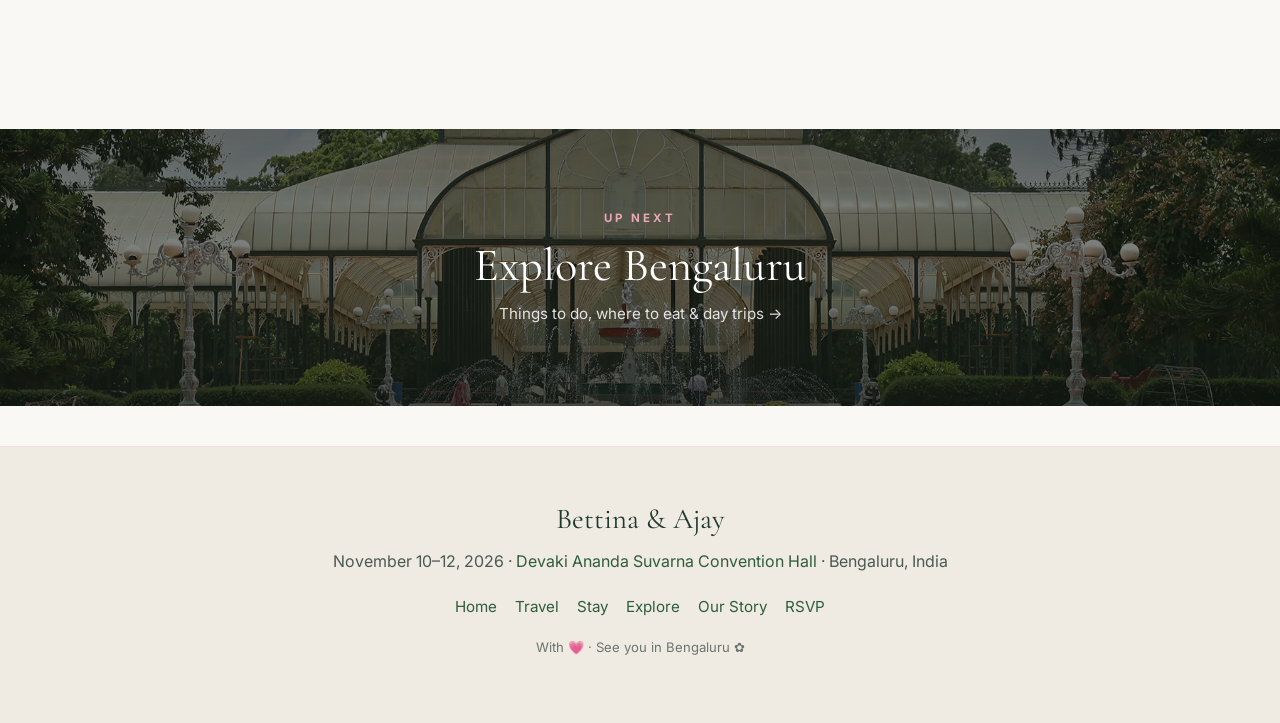
<file: stay.html>
<!DOCTYPE html>
<html lang="en">

<head>
  <meta charset="UTF-8">
  <meta name="viewport" content="width=device-width, initial-scale=1.0">
  <title>Where to Stay · Bettina &amp; Ajay</title>
  <meta name="description"
    content="Recommended hotels and neighbourhoods in Bengaluru for wedding guests, at every budget.">
  <link rel="icon" href="assets/favicon.svg" type="image/svg+xml">
  <link rel="preconnect" href="https://fonts.googleapis.com">
  <link rel="preconnect" href="https://fonts.gstatic.com" crossorigin>
  <link rel="stylesheet"
    href="https://fonts.googleapis.com/css2?family=Cormorant+Garamond:ital,wght@0,500;0,600;1,500&family=Inter:wght@400;500;600&display=swap">
  <link rel="stylesheet" href="assets/styles.css">
</head>

<body>
  <header class="site-header">
    <nav class="nav" aria-label="Primary">
      <a class="nav__brand" href="index.html">Bettina &amp; Ajay</a>
      <input type="checkbox" id="nav-toggle" class="nav__toggle" aria-label="Toggle menu">
      <div class="nav__right">
        <a class="nav__link" href="index.html">Home</a>
        <ul class="nav__menu" id="nav-menu">
          <li><a href="travel.html">Travel</a></li>
          <li><a href="stay.html" aria-current="page">Stay</a></li>
          <li><a href="explore.html">Explore</a></li>
          <li><a href="story.html">Our Story</a></li>
        </ul>
        <a class="nav__cta" href="rsvp.html">RSVP</a>
        <label for="nav-toggle" class="nav__burger" aria-hidden="true">
          <span></span><span></span><span></span>
        </label>
      </div>
    </nav>
  </header>

  <main>
    <section class="page-hero page-hero--stay" aria-label="Where to Stay">
      <div class="page-hero__inner">
        <h1 class="section-title">Where to Stay</h1>
      </div>
    </section>

    <section class="section">
      <div class="container">
        <div class="prose">
          <!-- HOTELS -->
          <article class="info-block">
            <h3>🏨 Hotels</h3>
            <p>A handful we'd suggest, across budgets — tap <strong>Book</strong> to check dates and rates.
              <span class="muted">($ budget · $$ mid · $$$ luxury)</span></p>
            <ul>
              <li><strong>The Leela Palace Bengaluru</strong> <span class="tag">$$$</span> —
                <a href="https://www.booking.com/searchresults.html?ss=The+Leela+Palace+Bengaluru"
                  target="_blank" rel="noopener">Book →</a></li>
              <li><strong>ITC Gardenia</strong> <span class="tag">$$$</span> —
                <a href="https://www.booking.com/searchresults.html?ss=ITC+Gardenia+Bengaluru"
                  target="_blank" rel="noopener">Book →</a></li>
              <li><strong>JW Marriott Bengaluru</strong> <span class="tag">$$$</span> —
                <a href="https://www.booking.com/searchresults.html?ss=JW+Marriott+Hotel+Bengaluru"
                  target="_blank" rel="noopener">Book →</a></li>
              <li><strong>Vivanta Bengaluru, Residency Road</strong> <span class="tag">$$</span> —
                <a href="https://www.booking.com/searchresults.html?ss=Vivanta+Bengaluru+Residency+Road"
                  target="_blank" rel="noopener">Book →</a></li>
              <li><strong>Fairfield by Marriott Bengaluru</strong> <span class="tag">$$</span> —
                <a href="https://www.booking.com/searchresults.html?ss=Fairfield+by+Marriott+Bengaluru"
                  target="_blank" rel="noopener">Book →</a></li>
              <li><strong>Lemon Tree Hotel, Bengaluru</strong> <span class="tag">$$</span> —
                <a href="https://www.booking.com/searchresults.html?ss=Lemon+Tree+Hotel+Bengaluru"
                  target="_blank" rel="noopener">Book →</a></li>
              <li><strong>ibis Bengaluru</strong> <span class="tag">$</span> —
                <a href="https://www.booking.com/searchresults.html?ss=ibis+Bengaluru"
                  target="_blank" rel="noopener">Book →</a></li>
            </ul>
            <p style="margin:18px 0 8px;"><strong>Booking tips</strong></p>
            <ul>
              <li>Ask whether the hotel offers <strong>airport pickup</strong> and confirm the cost.</li>
              <li>Check the <strong>real distance and drive time</strong> to the venue, not just the map
                distance.</li>
            </ul>
          </article>

          <!-- MONEY -->
          <article class="info-block">
            <h3>💳 Money</h3>
            <ul>
              <li>Currency is the <strong>Indian Rupee (₹ / INR)</strong>. Rates hover around <strong>92–95 INR to $1 USD</strong> and <strong>122–126 INR to £1</strong>.</li>
              <li>Cards work at hotels, malls, and restaurants. Carry <strong>cash for autos, small shops, markets, and tips</strong> — ATMs are everywhere and usually beat currency-exchange counters.</li>
              <li>Tell your bank and card issuer you're traveling so they don't flag your charges.</li>
              <li>Locals pay with UPI apps, which are hard for short-term visitors to set up — cash plus a credit card covers you fine.</li>
            </ul>
          </article>

          <!-- WEATHER / PACKING -->
          <article class="info-block">
            <h3>🌤️ Weather &amp; Packing</h3>
            <ul>
              <li>In <strong>mid-November</strong>, expect warm, sunny days (around <strong>27 °C / 81 °F</strong>) and cool evenings (around <strong>17 °C / 63 °F</strong>). The monsoon is over, though a brief shower is still possible — pack a light layer for evenings and a compact umbrella just in case.</li>
              <li>Power is <strong>230V / 50Hz, plug types C / D</strong>. US visitors need a <strong>plug adapter</strong> and should check devices are dual-voltage (phone chargers usually are, hair tools often aren't). UK visitors need a simple plug-shape adapter — voltage matches home.</li>
              <li>For the wedding, think colourful and comfortable, with easy-to-slip-off shoes (the ceremony is shoes-off).</li>
            </ul>
          </article>
        </div>

      </div>
    </section>

    <!-- Flow into the next section -->
    <div class="next-up next-up--explore">
      <a class="next-up__link" href="explore.html">
        <span class="next-up__label">Up next</span>
        <span class="next-up__title">Explore Bengaluru</span>
        <span class="next-up__cue">Things to do, where to eat &amp; day trips →</span>
      </a>
    </div>
  </main>

  <footer class="site-footer">
    <div class="footer-names">Bettina &amp; Ajay</div>
    <p class="footer-meta">November 10–12, 2026 · <a href="https://maps.google.com/maps?q=Devaki+Ananda+Suvarna+Convention+Hall,+Bannerghatta+Road,+Hulimavu,+Bengaluru+560076" target="_blank" rel="noopener">Devaki Ananda Suvarna Convention Hall</a> ·
      Bengaluru, India</p>
    <ul class="footer-nav">
      <li><a href="index.html">Home</a></li>
      <li><a href="travel.html">Travel</a></li>
      <li><a href="stay.html">Stay</a></li>
      <li><a href="explore.html">Explore</a></li>
      <li><a href="story.html">Our Story</a></li>
      <li><a href="rsvp.html">RSVP</a></li>
    </ul>
    <p class="footer-fineprint">With 💗 · See you in Bengaluru ✿</p>
  </footer>
</body>

</html>
</file>
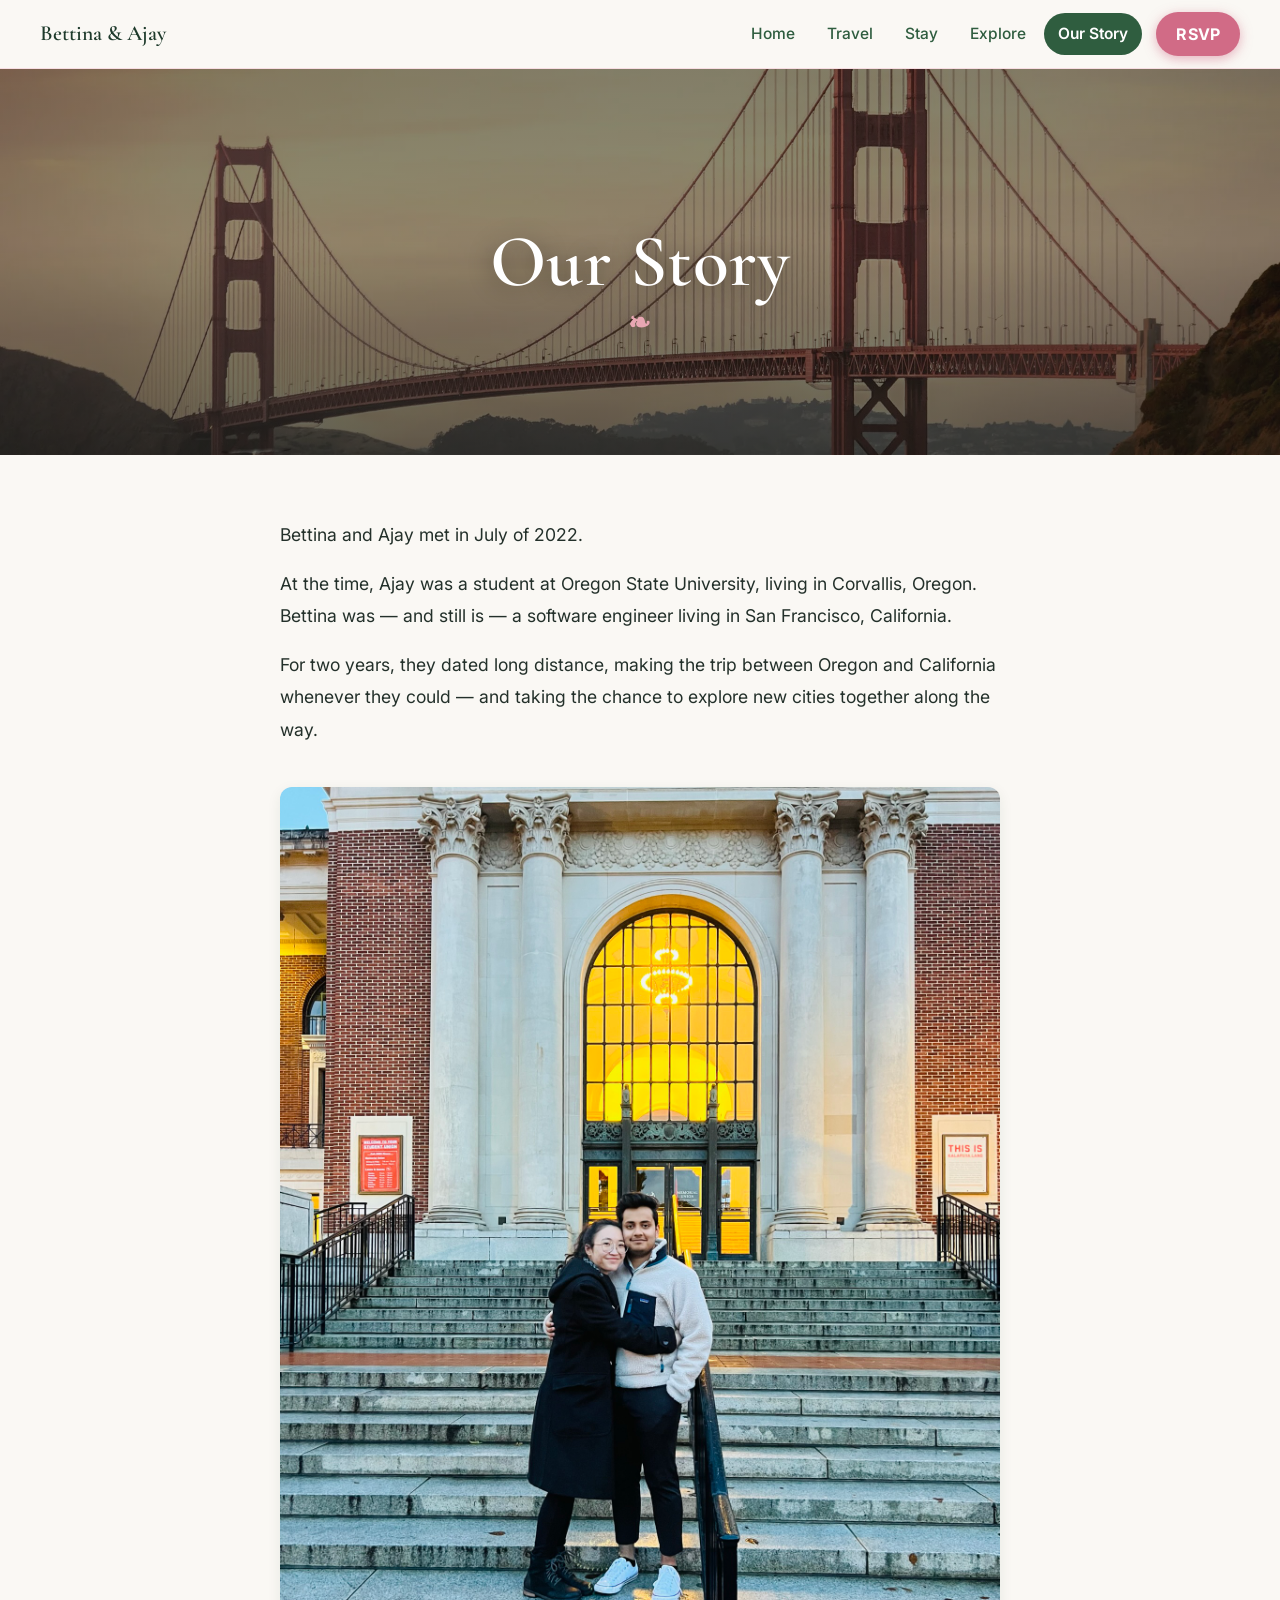
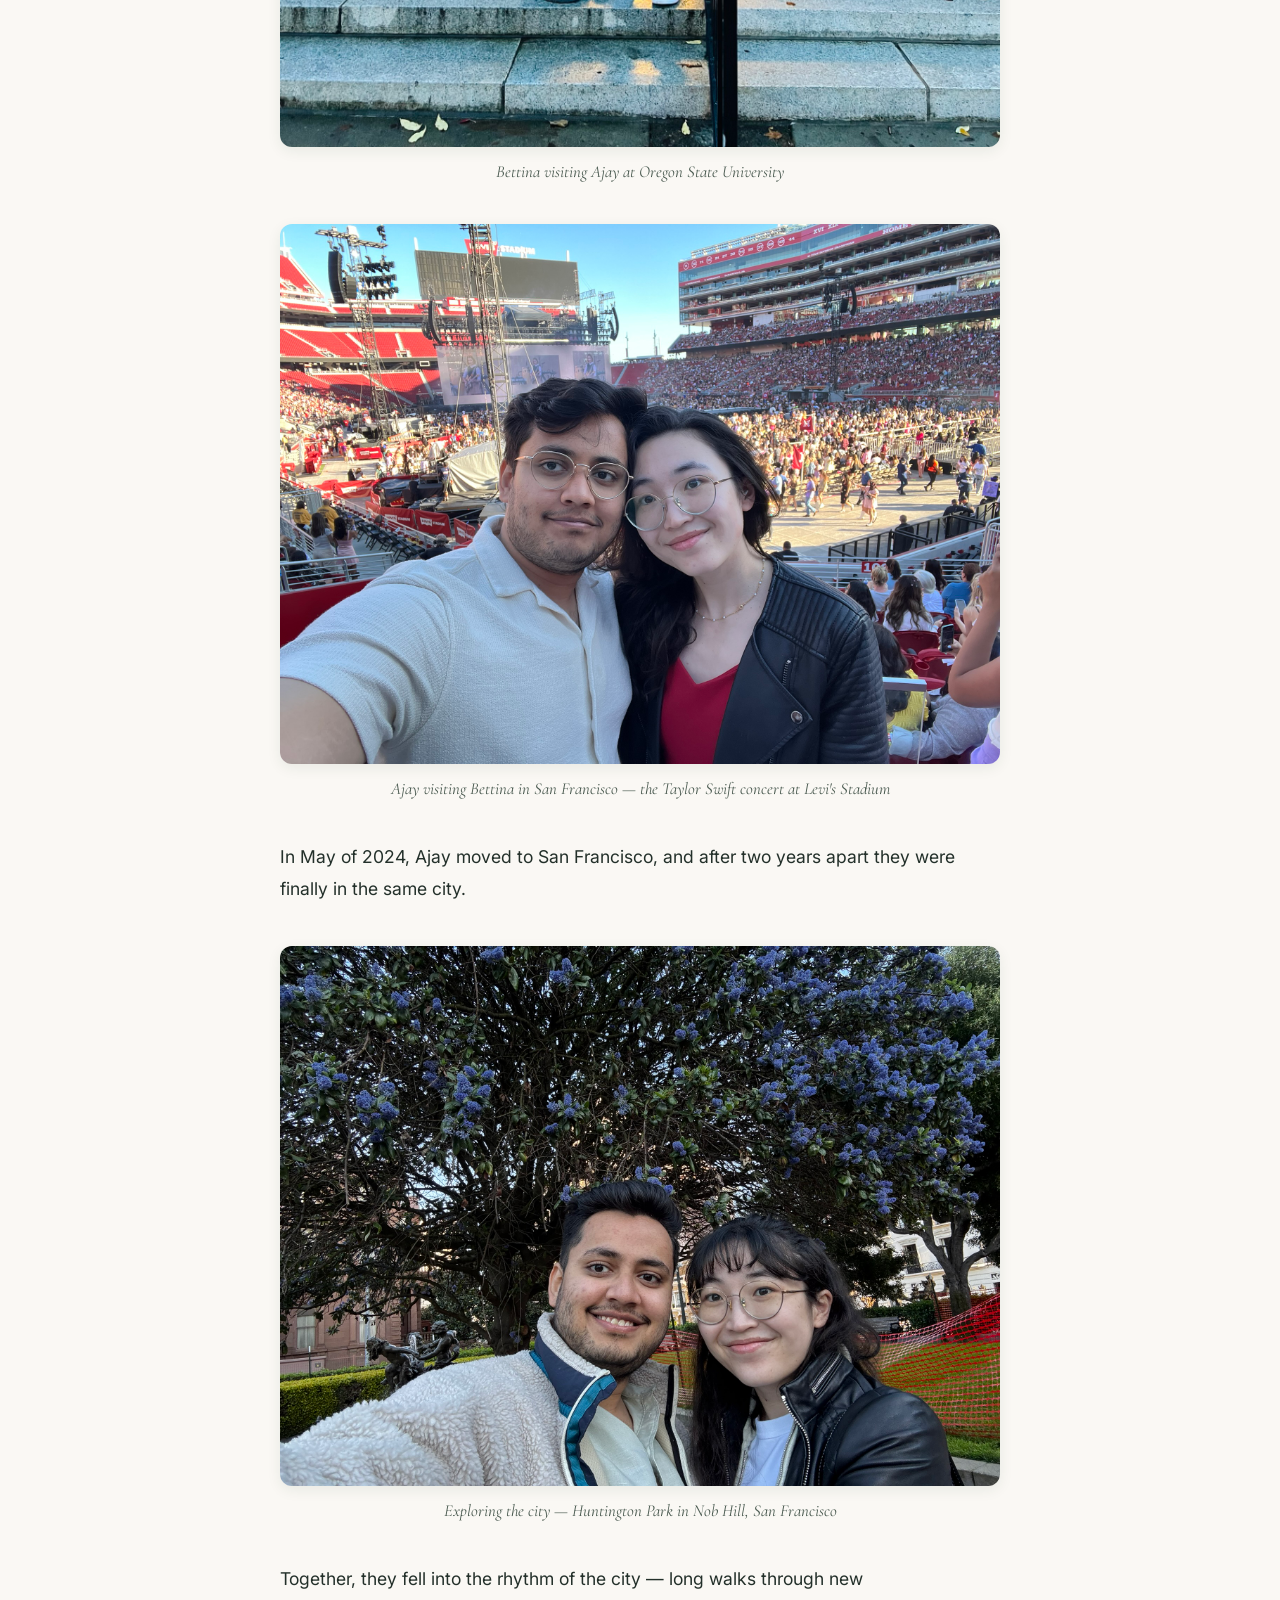
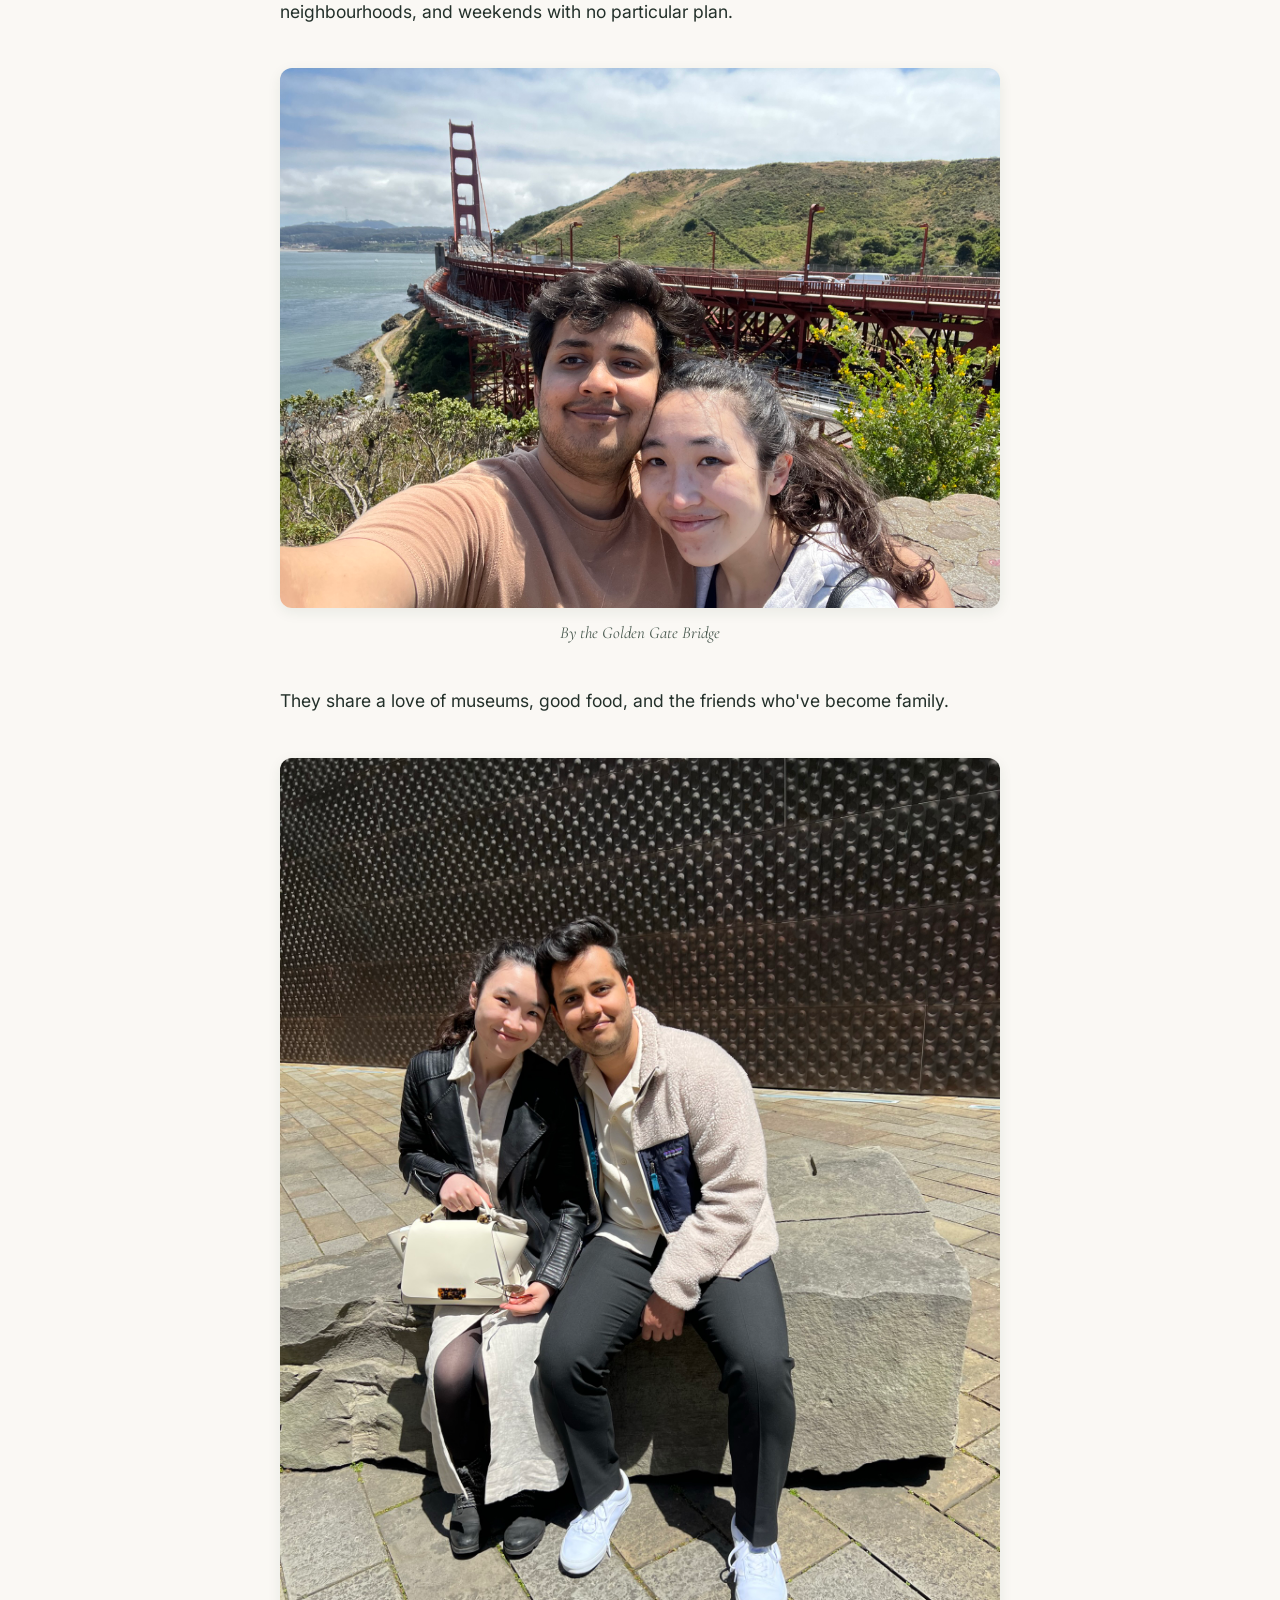
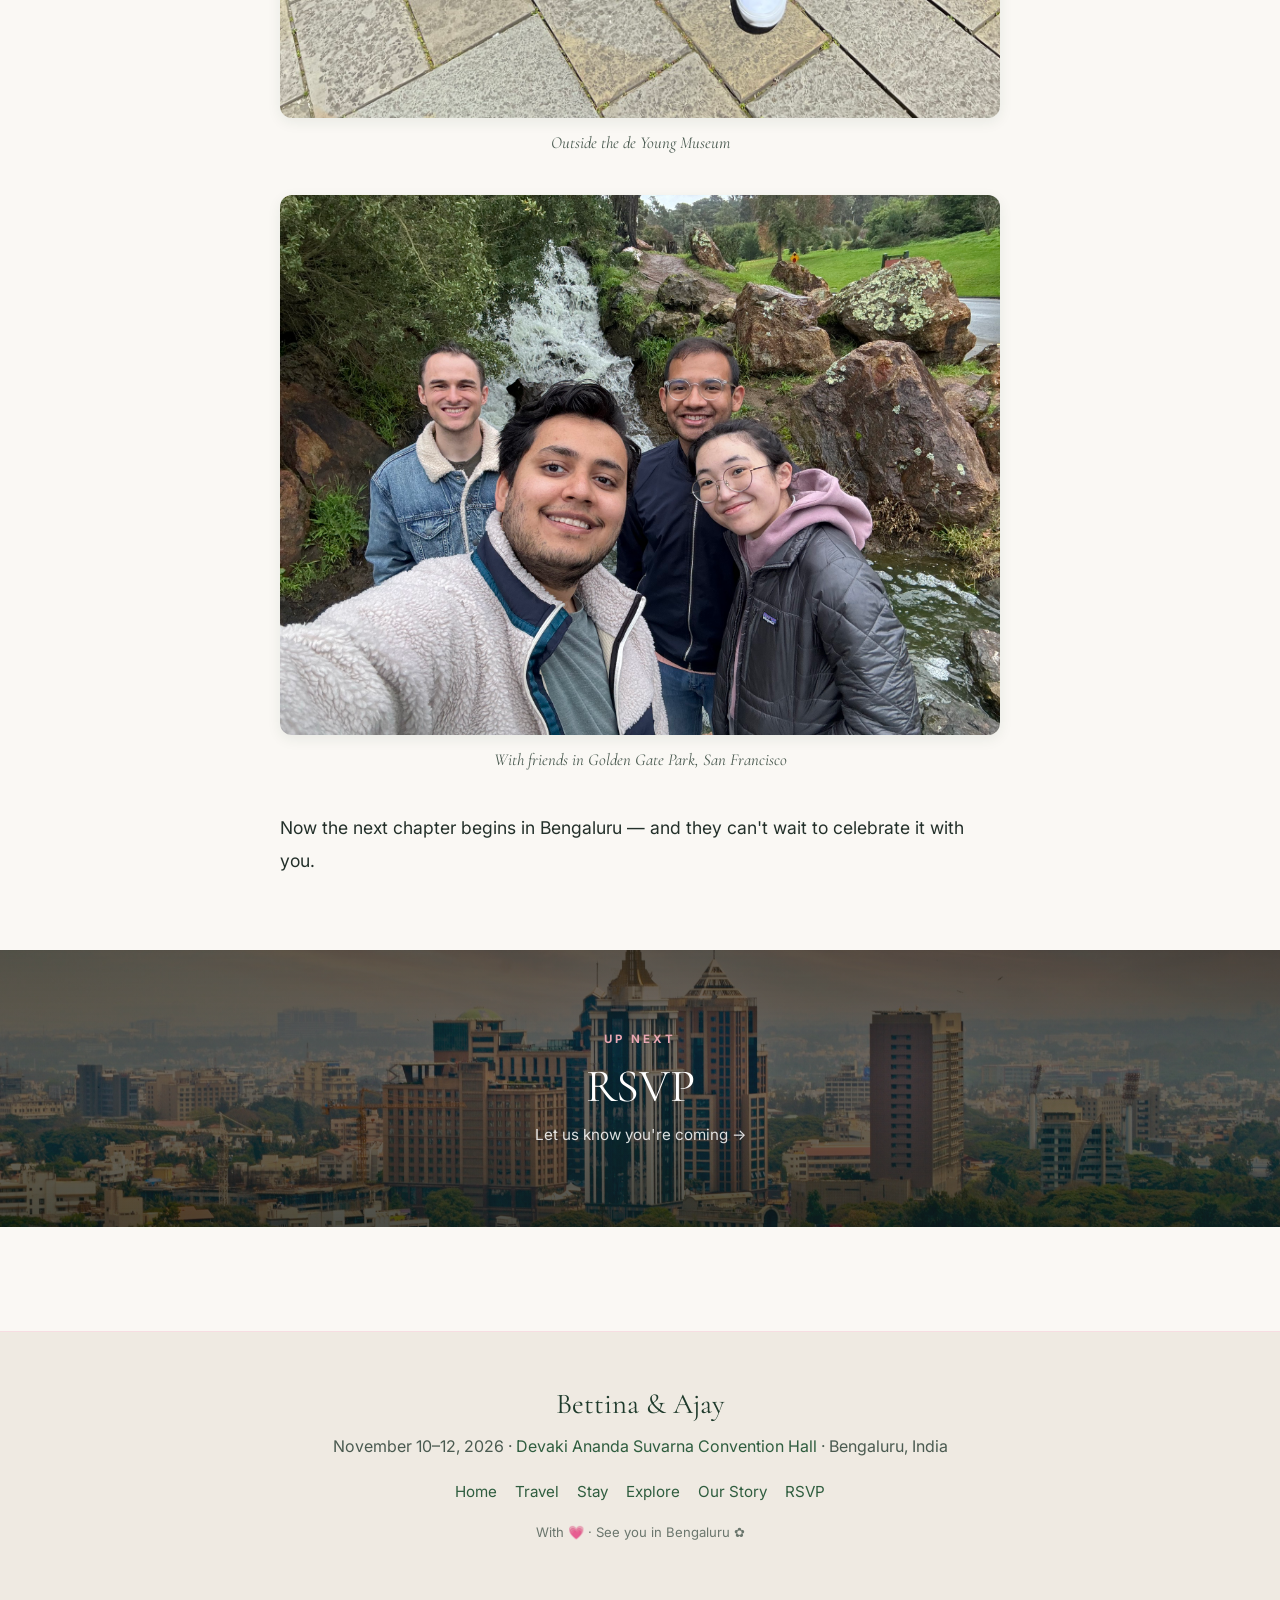
<file: story.html>
<!DOCTYPE html>
<html lang="en">

<head>
  <meta charset="UTF-8">
  <meta name="viewport" content="width=device-width, initial-scale=1.0">
  <title>Our Story · Bettina &amp; Ajay</title>
  <meta name="description" content="How Bettina and Ajay met, and the little moments in between.">
  <link rel="icon" href="assets/favicon.svg" type="image/svg+xml">
  <link rel="preconnect" href="https://fonts.googleapis.com">
  <link rel="preconnect" href="https://fonts.gstatic.com" crossorigin>
  <link rel="stylesheet"
    href="https://fonts.googleapis.com/css2?family=Cormorant+Garamond:ital,wght@0,500;0,600;1,500&family=Inter:wght@400;500;600&display=swap">
  <link rel="stylesheet" href="assets/styles.css">
</head>

<body>
  <header class="site-header">
    <nav class="nav" aria-label="Primary">
      <a class="nav__brand" href="index.html">Bettina &amp; Ajay</a>
      <input type="checkbox" id="nav-toggle" class="nav__toggle" aria-label="Toggle menu">
      <div class="nav__right">
        <a class="nav__link" href="index.html">Home</a>
        <ul class="nav__menu" id="nav-menu">
          <li><a href="travel.html">Travel</a></li>
          <li><a href="stay.html">Stay</a></li>
          <li><a href="explore.html">Explore</a></li>
          <li><a href="story.html" aria-current="page">Our Story</a></li>
        </ul>
        <a class="nav__cta" href="rsvp.html">RSVP</a>
        <label for="nav-toggle" class="nav__burger" aria-hidden="true">
          <span></span><span></span><span></span>
        </label>
      </div>
    </nav>
  </header>

  <main>
    <section class="page-hero page-hero--story" aria-label="Our Story">
      <div class="page-hero__inner">
        <h1 class="section-title">Our Story</h1>
      </div>
    </section>

    <section class="section">
      <div class="container">
        <div class="story">
          <p>Bettina and Ajay met in July of 2022.</p>

          <p>At the time, Ajay was a student at Oregon State University, living in Corvallis, Oregon.
            Bettina was — and still is — a software engineer living in San Francisco, California.</p>

          <p>For two years, they dated long distance, making the trip between Oregon and California
            whenever they could — and taking the chance to explore new cities together along the way.</p>

          <figure>
            <img src="assets/photos/couple-photo4-corvallis.jpeg"
              alt="Bettina and Ajay together in Corvallis, Oregon" loading="lazy">
            <figcaption>Bettina visiting Ajay at Oregon State University</figcaption>
          </figure>

          <figure>
            <img src="assets/photos/couple-photo2-levi-stadium.jpeg"
              alt="Bettina and Ajay at the Taylor Swift concert at Levi's Stadium in the San Francisco Bay Area"
              loading="lazy">
            <figcaption>Ajay visiting Bettina in San Francisco — the Taylor Swift concert at Levi's
              Stadium</figcaption>
          </figure>

          <p>In May of 2024, Ajay moved to San Francisco, and after two years apart they were finally in
            the same city.</p>

          <figure>
            <img src="assets/photos/couple-photo3-huntington-park.jpeg"
              alt="Bettina and Ajay among the blossoms at Huntington Park in San Francisco" loading="lazy">
            <figcaption>Exploring the city — Huntington Park in Nob Hill, San Francisco</figcaption>
          </figure>

          <p>Together, they fell into the rhythm of the city — long walks through new neighbourhoods, and
            weekends with no particular plan.</p>

          <figure>
            <img src="assets/photos/couple-photo5-golden-gate.jpeg"
              alt="Bettina and Ajay at the Golden Gate Bridge in San Francisco" loading="lazy">
            <figcaption>By the Golden Gate Bridge</figcaption>
          </figure>

          <p>They share a love of museums, good food, and the friends who've become family.</p>

          <figure>
            <img src="assets/photos/couple-photo6-outside-deyoung.jpeg"
              alt="Bettina and Ajay outside the de Young Museum in San Francisco" loading="lazy">
            <figcaption>Outside the de Young Museum</figcaption>
          </figure>

          <figure>
            <img src="assets/photos/couple-photo7-with-friends.jpeg"
              alt="Bettina and Ajay with friends in Golden Gate Park, San Francisco" loading="lazy">
            <figcaption>With friends in Golden Gate Park, San Francisco</figcaption>
          </figure>

          <p>Now the next chapter begins in Bengaluru — and they can't wait to celebrate it with you.</p>
        </div>

        <div class="next-up next-up--rsvp">
          <a class="next-up__link" href="rsvp.html">
            <span class="next-up__label">Up next</span>
            <span class="next-up__title">RSVP</span>
            <span class="next-up__cue">Let us know you're coming →</span>
          </a>
        </div>
      </div>
    </section>
  </main>

  <footer class="site-footer">
    <div class="footer-names">Bettina &amp; Ajay</div>
    <p class="footer-meta">November 10–12, 2026 · <a href="https://maps.google.com/maps?q=Devaki+Ananda+Suvarna+Convention+Hall,+Bannerghatta+Road,+Hulimavu,+Bengaluru+560076" target="_blank" rel="noopener">Devaki Ananda Suvarna Convention Hall</a> ·
      Bengaluru, India</p>
    <ul class="footer-nav">
      <li><a href="index.html">Home</a></li>
      <li><a href="travel.html">Travel</a></li>
      <li><a href="stay.html">Stay</a></li>
      <li><a href="explore.html">Explore</a></li>
      <li><a href="story.html">Our Story</a></li>
      <li><a href="rsvp.html">RSVP</a></li>
    </ul>
    <p class="footer-fineprint">With 💗 · See you in Bengaluru ✿</p>
  </footer>
</body>

</html>
</file>
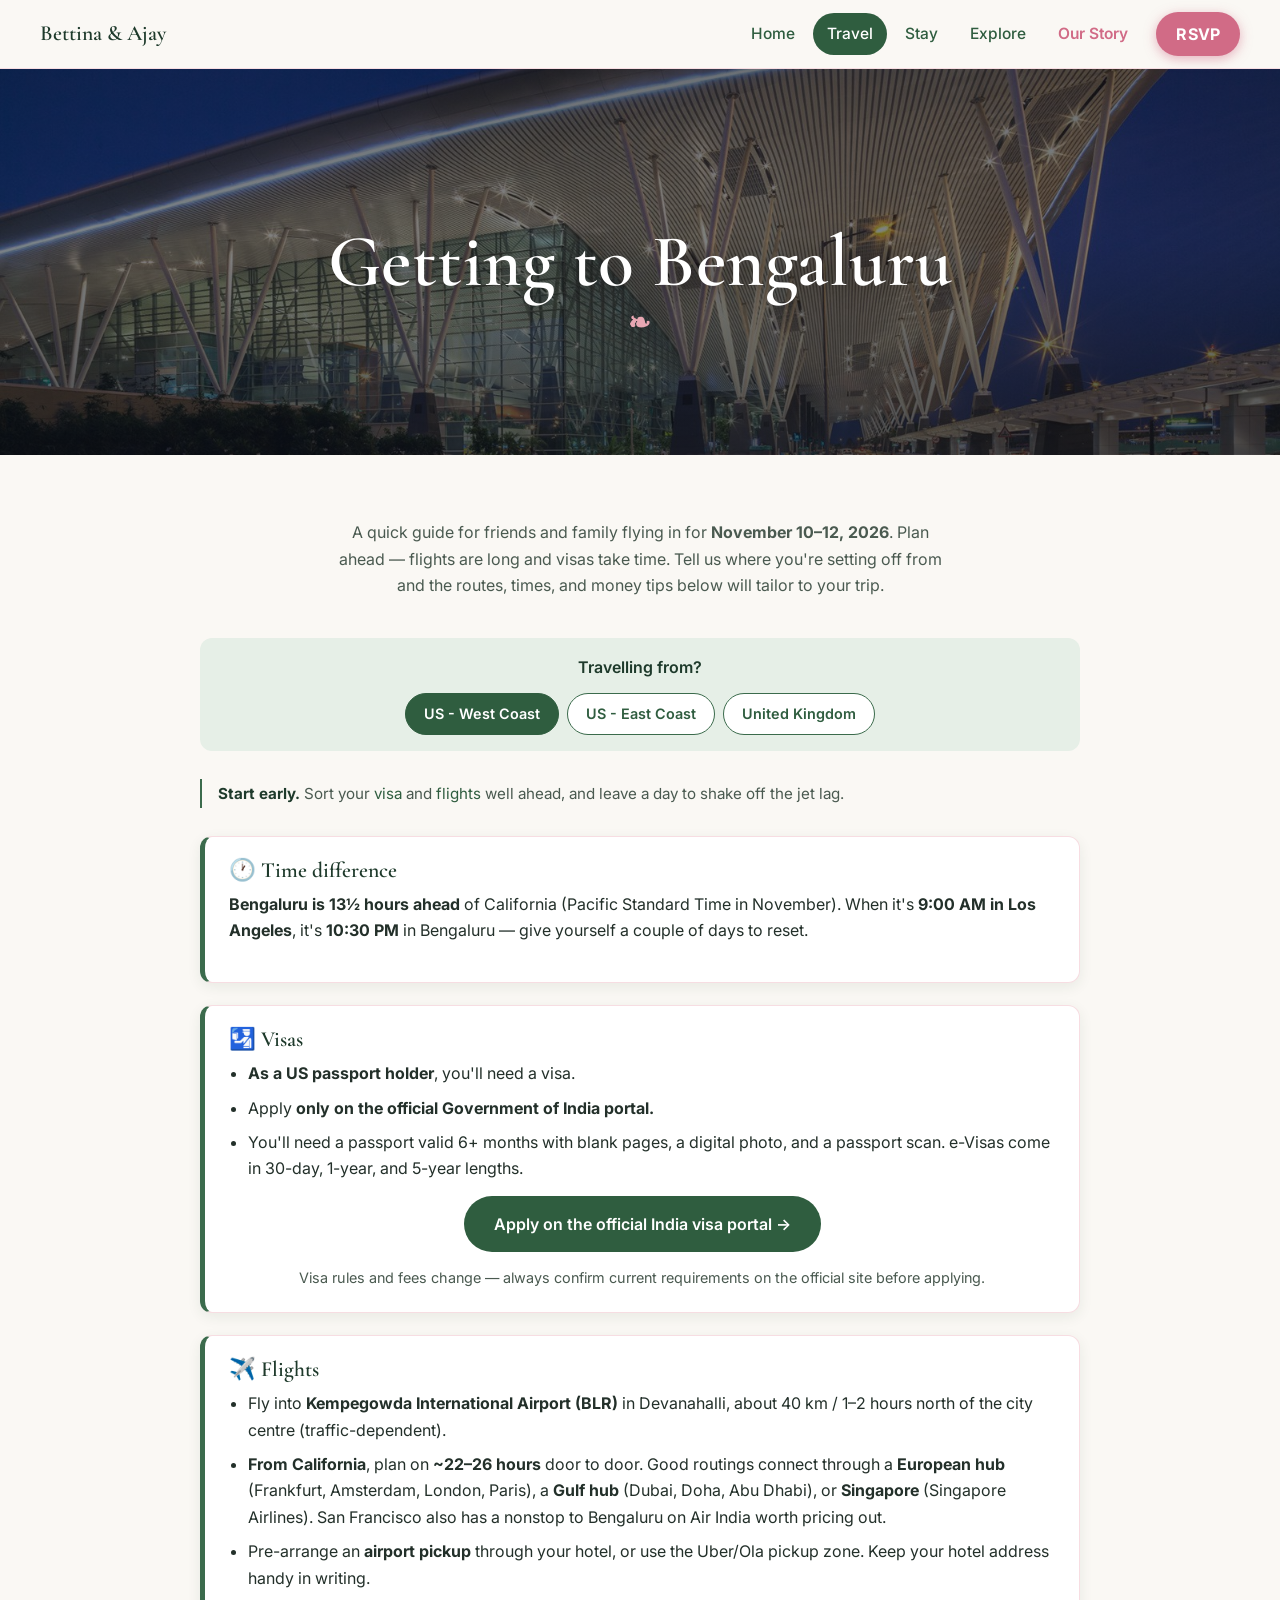
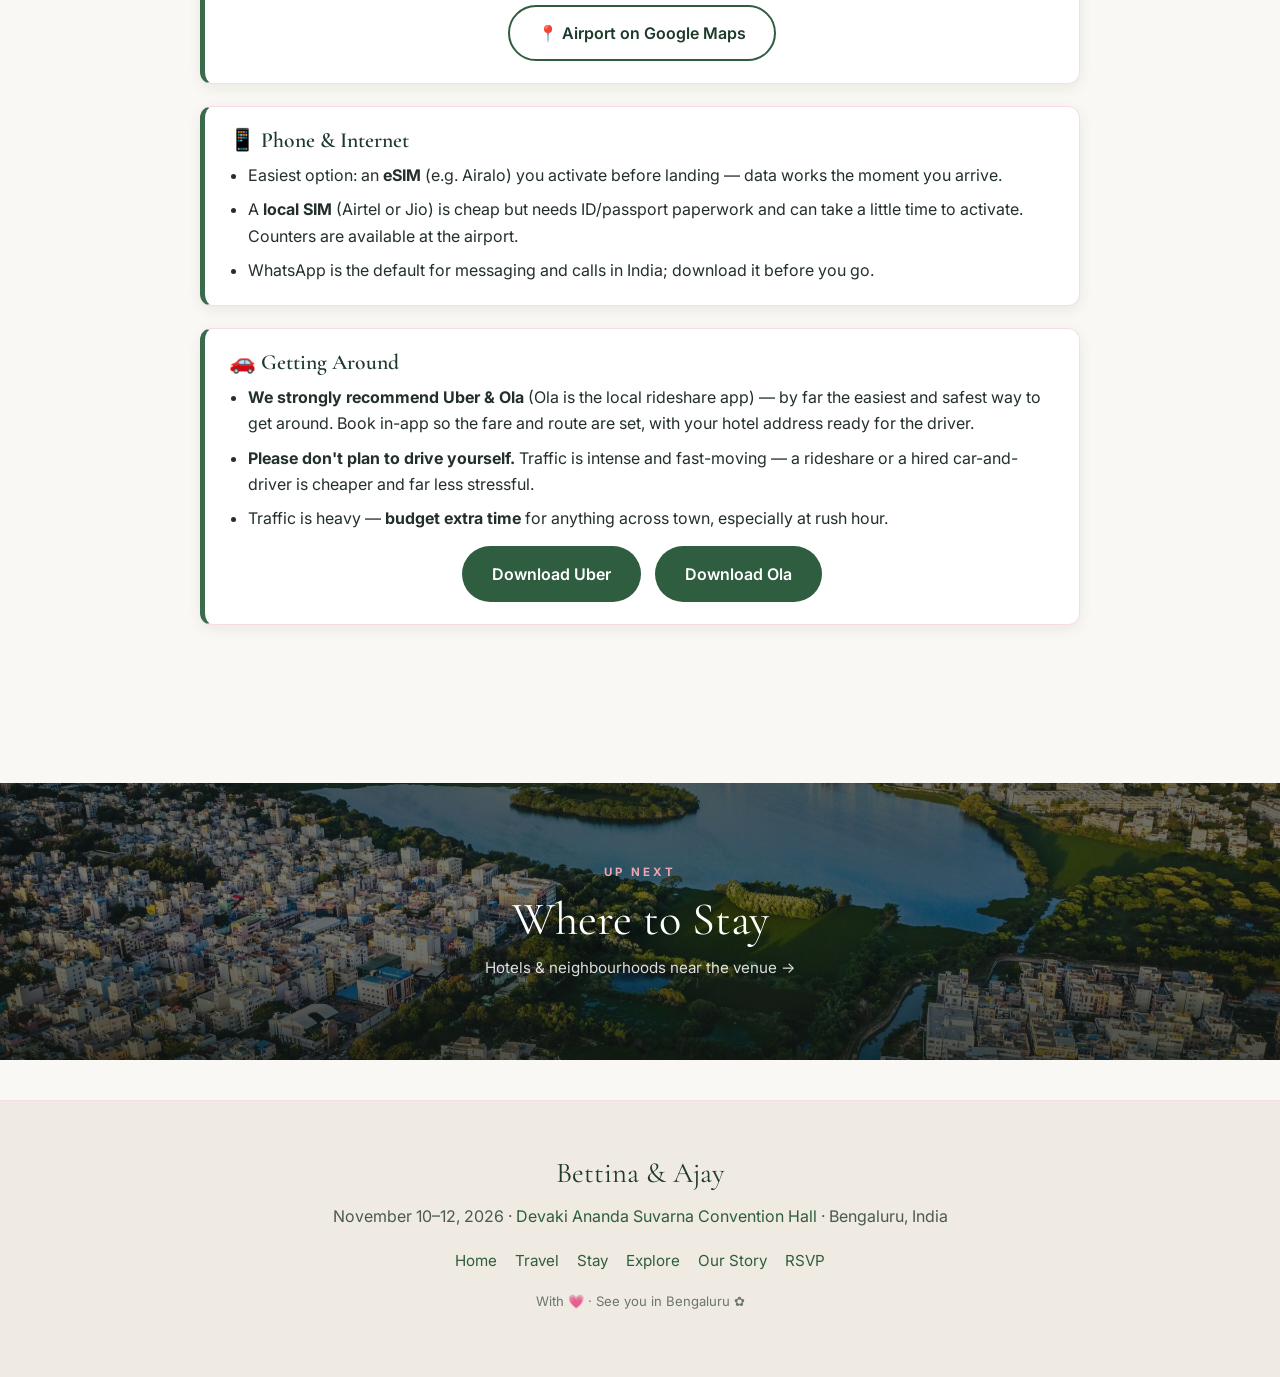
<file: travel.html>
<!DOCTYPE html>
<html lang="en">

<head>
  <meta charset="UTF-8">
  <meta name="viewport" content="width=device-width, initial-scale=1.0">
  <title>Travel · Bettina &amp; Ajay</title>
  <meta name="description"
    content="Getting from California, New York, and Edinburgh to Bengaluru: visas, flights, SIM cards, and getting around.">
  <link rel="icon" href="assets/favicon.svg" type="image/svg+xml">
  <link rel="preconnect" href="https://fonts.googleapis.com">
  <link rel="preconnect" href="https://fonts.gstatic.com" crossorigin>
  <link rel="stylesheet"
    href="https://fonts.googleapis.com/css2?family=Cormorant+Garamond:ital,wght@0,500;0,600;1,500&family=Inter:wght@400;500;600&display=swap">
  <link rel="stylesheet" href="assets/styles.css">
</head>

<body>
  <header class="site-header">
    <nav class="nav" aria-label="Primary">
      <a class="nav__brand" href="index.html">Bettina &amp; Ajay</a>
      <input type="checkbox" id="nav-toggle" class="nav__toggle" aria-label="Toggle menu">
      <div class="nav__right">
        <a class="nav__link" href="index.html">Home</a>
        <ul class="nav__menu" id="nav-menu">
          <li><a href="travel.html" aria-current="page">Travel</a></li>
          <li><a href="stay.html">Stay</a></li>
          <li><a href="explore.html">Explore</a></li>
          <li><a href="story.html">Our Story</a></li>
        </ul>
        <a class="nav__cta" href="rsvp.html">RSVP</a>
        <label for="nav-toggle" class="nav__burger" aria-hidden="true">
          <span></span><span></span><span></span>
        </label>
      </div>
    </nav>
  </header>

  <main>
    <section class="page-hero page-hero--travel" aria-label="Getting to Bengaluru">
      <div class="page-hero__inner">
        <h1 class="section-title">Getting to Bengaluru</h1>
      </div>
    </section>

    <section class="section">
      <div class="container">
        <p class="section-intro">
          A quick guide for friends and family flying in for <strong>November 10–12, 2026</strong>. Plan
          ahead — flights are long and visas take time. Tell us where you're setting off from and the
          routes, times, and money tips below will tailor to your trip.
        </p>

        <!-- Origin switch — CSS-only radio pills. Everything below reacts to the choice. -->
        <input type="radio" name="tz" id="tz-pt" class="tz-radio" checked>
        <input type="radio" name="tz" id="tz-et" class="tz-radio">
        <input type="radio" name="tz" id="tz-uk" class="tz-radio">
        <div class="tz-switch" role="group" aria-label="Where are you travelling from?">
          <span class="tz-switch__label">Travelling from?</span>
          <div class="tz-switch__pills">
            <label for="tz-pt">US - West Coast</label>
            <label for="tz-et">US - East Coast</label>
            <label for="tz-uk">United Kingdom</label>
          </div>
        </div>

        <p class="note-lead">
          <strong>Start early.</strong> Sort your <a href="#visa">visa</a> and
          <a href="#flights">flights</a> well ahead, and leave a day to shake off the jet lag.
        </p>

        <div class="prose">
          <!-- TIME DIFFERENCE -->
          <article class="info-block" id="timezones">
            <h3>🕐 Time difference</h3>
            <p class="tz-only" data-tz="pt"><strong>Bengaluru is 13½ hours ahead</strong> of California
              (Pacific Standard Time in November). When it's <strong>9:00 AM in Los Angeles</strong>, it's
              <strong>10:30 PM</strong> in Bengaluru — give yourself a couple of days to reset.
            </p>
            <p class="tz-only" data-tz="et"><strong>Bengaluru is 10½ hours ahead</strong> of New York
              (Eastern Standard Time in November). When it's <strong>9:00 AM in New York</strong>, it's
              <strong>7:30 PM</strong> in Bengaluru.
            </p>
            <p class="tz-only" data-tz="uk"><strong>Bengaluru is 5½ hours ahead</strong> of the UK (GMT in
              November). When it's <strong>9:00 AM in Edinburgh</strong>, it's <strong>2:30 PM</strong> in
              Bengaluru.</p>
          </article>

          <!-- VISA -->
          <article class="info-block" id="visa">
            <h3>🛂 Visas</h3>
            <ul>
              <li class="tz-only" data-tz="pt"><strong>As a US passport holder</strong>, you'll need a visa.</li>
              <li class="tz-only" data-tz="et"><strong>As a US passport holder</strong>, you'll need a visa.</li>
              <li class="tz-only" data-tz="uk"><strong>As a UK passport holder</strong>, you'll need a
                visa.</li>
              <li>Apply <strong>only on the official Government of India portal.</strong> </li>
              <li>You'll need a passport valid 6+ months with blank pages, a digital photo, and a passport
                scan. e-Visas come in 30-day, 1-year, and 5-year lengths.</li>
            </ul>
            <div class="btn-row" style="margin-top:14px;">
              <a class="btn btn--primary" href="https://indianvisaonline.gov.in/evisa/" target="_blank"
                rel="noopener">Apply on the
                official India visa portal →</a>
            </div>
            <p class="muted" style="margin:14px 0 0;font-size:0.9rem;text-align:center;">
              Visa rules and fees change — always confirm current requirements on the official site before
              applying.
            </p>
          </article>

          <!-- FLIGHTS -->
          <article class="info-block" id="flights">
            <h3>✈️ Flights</h3>
            <ul>
              <li>Fly into <strong>Kempegowda International Airport (BLR)</strong> in Devanahalli, about
                40 km / 1–2 hours north of the city centre (traffic-dependent).</li>
              <li class="tz-only" data-tz="pt"><strong>From California</strong>, plan on <strong>~22–26 hours</strong>
                door to door. Good routings connect through a <strong>European hub</strong> (Frankfurt, Amsterdam,
                London, Paris), a <strong>Gulf hub</strong> (Dubai, Doha, Abu Dhabi), or
                <strong>Singapore</strong> (Singapore Airlines). San Francisco also has a nonstop to Bengaluru
                on Air India worth pricing out.
              </li>
              <li class="tz-only" data-tz="et"><strong>From New York</strong>, plan on <strong>~18–22 hours</strong>
                door to door. Good routings connect through a <strong>European hub</strong> (Frankfurt, Amsterdam,
                London, Paris) or a <strong>Gulf hub</strong> (Dubai, Doha, Abu Dhabi). Air India also flies
                nonstop to Delhi or Mumbai with a connection to BLR.
              </li>
              <li class="tz-only" data-tz="uk"><strong>From Edinburgh</strong>, plan on roughly
                <strong>13–16 hours</strong> with one stop. Connect through <strong>London Heathrow</strong>
                onto a nonstop to BLR, or via a Gulf hub: Doha (Qatar) and Dubai (Emirates) both fly direct
                from Edinburgh.
              </li>
              <li>Pre-arrange an <strong>airport pickup</strong> through your hotel, or use the Uber/Ola
                pickup zone. Keep your hotel address handy in writing.</li>
            </ul>
            <div class="btn-row" style="margin-top:14px;">
              <a class="btn btn--ghost"
                href="https://www.google.com/maps/search/?api=1&amp;query=Kempegowda+International+Airport+Bengaluru"
                target="_blank" rel="noopener">📍 Airport on Google Maps</a>
            </div>
          </article>

          <!-- PHONE / INTERNET -->
          <article class="info-block">
            <h3>📱 Phone &amp; Internet</h3>
            <ul>
              <li>Easiest option: an <strong>eSIM</strong> (e.g. Airalo) you activate before landing — data
                works the moment you arrive.</li>
              <li>A <strong>local SIM</strong> (Airtel or Jio) is cheap but needs ID/passport paperwork and
                can take a little time to activate. Counters are available at the airport.</li>
              <li>WhatsApp is the default for messaging and calls in India; download it before you go.</li>
            </ul>
          </article>

          <!-- GETTING AROUND -->
          <article class="info-block">
            <h3>🚗 Getting Around</h3>
            <ul>
              <li><strong>We strongly recommend Uber &amp; Ola</strong> (Ola is the local rideshare app) —
                by far the easiest and safest way to get around. Book in-app so the fare and route are set,
                with your hotel address ready for the driver.</li>
              <li><strong>Please don't plan to drive yourself.</strong> Traffic is intense and fast-moving —
                a rideshare or a hired car-and-driver is cheaper and far less stressful.</li>
              <li>Traffic is heavy — <strong>budget extra time</strong> for anything across town, especially
                at rush hour.</li>
            </ul>
            <div class="btn-row" style="margin-top:14px;">
              <a class="btn btn--primary" href="https://apps.apple.com/app/uber/id368677368" target="_blank"
                rel="noopener">Download Uber</a>
              <a class="btn btn--primary" href="https://apps.apple.com/app/id539179365" target="_blank"
                rel="noopener">Download Ola</a>
            </div>
          </article>

        </div>

      </div>
    </section>

    <!-- Flow into the next section -->
    <div class="next-up next-up--stay">
      <a class="next-up__link" href="stay.html">
        <span class="next-up__label">Up next</span>
        <span class="next-up__title">Where to Stay</span>
        <span class="next-up__cue">Hotels &amp; neighbourhoods near the venue →</span>
      </a>
    </div>
  </main>

  <footer class="site-footer">
    <div class="footer-names">Bettina &amp; Ajay</div>
    <p class="footer-meta">November 10–12, 2026 · <a href="https://maps.google.com/maps?q=Devaki+Ananda+Suvarna+Convention+Hall,+Bannerghatta+Road,+Hulimavu,+Bengaluru+560076" target="_blank" rel="noopener">Devaki Ananda Suvarna Convention Hall</a> ·
      Bengaluru, India</p>
    <ul class="footer-nav">
      <li><a href="index.html">Home</a></li>
      <li><a href="travel.html">Travel</a></li>
      <li><a href="stay.html">Stay</a></li>
      <li><a href="explore.html">Explore</a></li>
      <li><a href="story.html">Our Story</a></li>
      <li><a href="rsvp.html">RSVP</a></li>
    </ul>
    <p class="footer-fineprint">With 💗 · See you in Bengaluru ✿</p>
  </footer>
</body>

</html>
</file>
<file: assets/styles.css>
/* ==========================================================================
   Wedding site — shared theme
   Framework-free. Rich cream canvas, pink + forest green accents. Mobile-first.
   --------------------------------------------------------------------------
   FONTS: Uses Google Fonts (one <link> in each page's <head>). The font
   stacks below fall back to system serif/sans if the network is blocked.
   To go fully offline / zero external requests, remove the <link> tags in
   the HTML and the page will still look fine on the system fallback fonts.
   ========================================================================== */

:root {
  /* Forest greens */
  --green-900: #1e3a2b;
  --green-700: #2f5d3f;
  --green-500: #3b6b4c;
  --green-100: #e6efe7;

  /* Pinks */
  --pink-500: #d16b86;
  --pink-300: #e8a7b3;
  --pink-100: #f7dde2;
  --pink-050: #fdeef0;

  /* Neutrals — a bright warm off-white is the dominant canvas */
  --cream: #faf8f4;        /* bright warm off-white — page background */
  --cream-deep: #efeae2;   /* soft greige — footer */
  --surface: #ffffff;      /* clean white — cards & panels lift off the canvas */
  --white: #ffffff;
  --ink: #23302a;
  --ink-soft: #4a5a50;
  --hairline: rgba(35, 48, 42, 0.14); /* thin editorial rules */

  /* Accents */
  --gold: #c9a14a;

  /* Type */
  --serif: "Cormorant Garamond", "Iowan Old Style", "Palatino Linotype",
    Palatino, Georgia, "Times New Roman", serif;
  --sans: "Inter", -apple-system, BlinkMacSystemFont, "Segoe UI", Roboto,
    Helvetica, Arial, sans-serif;

  /* Layout */
  --maxw: 1240px;
  --radius: 16px;
  --shadow: 0 10px 30px rgba(30, 58, 43, 0.10);
  --shadow-sm: 0 4px 14px rgba(30, 58, 43, 0.08);
}

/* ----- Reset-ish ----- */
*,
*::before,
*::after {
  box-sizing: border-box;
}

html {
  scroll-behavior: smooth;
}

body {
  margin: 0;
  font-family: var(--sans);
  color: var(--ink);
  background-color: var(--cream);
  line-height: 1.65;
  -webkit-font-smoothing: antialiased;
  text-rendering: optimizeLegibility;
}

img {
  max-width: 100%;
  display: block;
}

a {
  color: var(--green-700);
  text-decoration: none;
}

a:hover {
  text-decoration: underline;
}

h1,
h2,
h3 {
  font-family: var(--serif);
  font-weight: 600;
  line-height: 1.1;
  color: var(--green-900);
  margin: 0 0 0.4em;
}

h1 {
  font-size: clamp(2.6rem, 7vw, 4.6rem);
  letter-spacing: 0.5px;
}

h2 {
  font-size: clamp(1.9rem, 4.5vw, 2.8rem);
}

h3 {
  font-size: 1.35rem;
}

p {
  margin: 0 0 1rem;
}

/* Visible keyboard focus for accessibility */
a:focus-visible,
button:focus-visible,
.btn:focus-visible {
  outline: 3px solid var(--pink-500);
  outline-offset: 2px;
  border-radius: 4px;
}

/* ----- Layout helpers ----- */
.container {
  width: 100%;
  max-width: var(--maxw);
  margin-inline: auto;
  padding-inline: 20px;
}

.section {
  padding: 64px 0;
}

.center {
  text-align: center;
}

.muted {
  color: var(--ink-soft);
}

/* Section heading with little leaf accents */
.section-title {
  text-align: center;
  margin-bottom: 8px;
}

.section-title::after {
  content: "❧";
  display: block;
  color: var(--pink-500);
  font-size: 1.7rem;
  margin-top: 6px;
}

.section-intro {
  text-align: center;
  max-width: 62ch;
  margin: 0 auto 40px;
  color: var(--ink-soft);
}

/* ==========================================================================
   Header / nav  (identical markup on every page)
   ========================================================================== */
.site-header {
  position: sticky;
  top: 0;
  z-index: 50;
  background: rgba(250, 248, 244, 0.9);
  backdrop-filter: blur(8px);
  border-bottom: 1px solid var(--pink-100);
}

.nav {
  position: relative; /* positioning context for the mobile dropdown */
  display: flex;
  flex-wrap: wrap;
  align-items: center;
  justify-content: space-between;
  gap: 8px 18px;
  padding: 12px 20px;
  max-width: var(--maxw);
  margin-inline: auto;
}

.nav__brand {
  font-family: var(--serif);
  font-size: 1.35rem;
  font-weight: 600;
  color: var(--green-900);
  white-space: nowrap;
}

.nav__brand:hover {
  text-decoration: none;
}

/* Checkbox that drives the CSS-only mobile menu — visually hidden, still focusable */
.nav__toggle {
  position: absolute;
  opacity: 0;
  pointer-events: none;
}

/* Right-hand cluster: Home · [menu] · RSVP · burger */
.nav__right {
  display: flex;
  flex-wrap: wrap;
  align-items: center;
  gap: 6px 4px;
}

.nav__menu {
  display: flex;
  flex-wrap: wrap;
  align-items: center;
  gap: 6px 4px;
  list-style: none;
  margin: 0;
  padding: 0;
}

/* Shared link-pill styling for Home + the collapsible menu links */
.nav__link,
.nav__menu a {
  display: inline-block;
  padding: 8px 14px;
  border-radius: 999px;
  color: var(--green-700);
  font-weight: 500;
  font-size: 0.97rem;
}

.nav__link:hover,
.nav__menu a:hover {
  background: var(--green-100);
  text-decoration: none;
}

.nav__link[aria-current="page"],
.nav__menu a[aria-current="page"] {
  background: var(--green-700);
  color: var(--white);
}

.nav__menu a[href="story.html"] {
  color: var(--pink-500);
  font-weight: 600;
}

.nav__menu a[href="story.html"][aria-current="page"] {
  color: var(--white);
}

.nav__cta {
  position: relative;
  overflow: hidden;
  display: inline-block;
  border-radius: 999px;
  background: var(--pink-500);
  color: var(--white);
  font-weight: 700;
  font-size: 1rem;
  letter-spacing: 0.01em;
  margin-left: 10px;
  padding: 9px 20px;
  box-shadow: 0 3px 12px rgba(209, 107, 134, 0.5);
  transition: transform 0.12s ease, box-shadow 0.2s ease, background 0.2s ease;
}

.nav__cta:hover {
  background: var(--pink-300);
  color: var(--green-900);
  text-decoration: none;
  transform: translateY(-1px);
  box-shadow: 0 5px 16px rgba(209, 107, 134, 0.55);
}

/* Periodic light sweep across the RSVP button */
.nav__cta::before {
  content: "";
  position: absolute;
  top: 0;
  left: -150%;
  width: 60%;
  height: 100%;
  background: linear-gradient(100deg, transparent 0%, rgba(255, 255, 255, 0.5) 50%, transparent 100%);
  transform: skewX(-20deg);
  pointer-events: none;
  animation: cta-shimmer 4s ease-in-out infinite;
}

@keyframes cta-shimmer {
  0%, 18% { left: -150%; }
  58%, 100% { left: 160%; }
}

@media (prefers-reduced-motion: reduce) {
  .nav__cta::before { animation: none; }
}

.nav__cta[aria-current="page"] {
  background: var(--pink-500);
}

/* Hamburger button — hidden on desktop, shown on mobile */
.nav__burger {
  display: none;
  flex-direction: column;
  justify-content: center;
  gap: 4px;
  width: 42px;
  height: 38px;
  padding: 9px;
  border-radius: 10px;
  cursor: pointer;
}

.nav__burger span {
  display: block;
  width: 100%;
  height: 2px;
  border-radius: 2px;
  background: var(--green-900);
  transition: transform 0.2s ease, opacity 0.2s ease;
}

.nav__burger:hover {
  background: var(--green-100);
}

/* ----- Mobile: collapse secondary links into a hamburger dropdown ----- */
@media (max-width: 680px) {
  .nav {
    flex-wrap: nowrap;
    gap: 8px;
    padding: 10px 14px;
  }

  .nav__brand {
    font-size: 1.05rem;
    min-width: 0;            /* allow the brand to shrink first… */
    overflow: hidden;
    text-overflow: ellipsis; /* …and truncate only in the worst case */
  }

  .nav__right {
    flex-wrap: nowrap;
    flex-shrink: 0;          /* Home · RSVP · burger always stay visible */
    gap: 6px;
  }

  .nav__link {
    padding: 7px 12px;
  }

  .nav__cta {
    margin-left: 0;
    padding: 8px 14px;
    font-size: 0.95rem;
  }

  .nav__burger {
    display: flex;
    width: 36px;
    height: 32px;
    padding: 8px;
  }

  /* keyboard focus ring lands on the visible burger */
  .nav__toggle:focus-visible ~ .nav__right .nav__burger {
    outline: 3px solid var(--pink-500);
    outline-offset: 2px;
  }

  /* the four secondary links become a dropdown panel under the header */
  .nav__menu {
    position: absolute;
    top: 100%;
    left: 0;
    right: 0;
    flex-direction: column;
    align-items: stretch;
    gap: 2px;
    padding: 8px 14px 14px;
    background: var(--cream);
    border-bottom: 1px solid var(--pink-100);
    box-shadow: var(--shadow-sm);
    opacity: 0;
    visibility: hidden;
    transform: translateY(-6px);
    transition: opacity 0.18s ease, transform 0.18s ease, visibility 0.18s;
  }

  .nav__menu a {
    display: block;
    padding: 11px 14px;
    font-size: 1.02rem;
  }

  .nav__toggle:checked ~ .nav__right .nav__menu {
    opacity: 1;
    visibility: visible;
    transform: translateY(0);
  }

  /* burger morphs into an X while open */
  .nav__toggle:checked ~ .nav__right .nav__burger span:nth-child(1) {
    transform: translateY(6px) rotate(45deg);
  }
  .nav__toggle:checked ~ .nav__right .nav__burger span:nth-child(2) {
    opacity: 0;
  }
  .nav__toggle:checked ~ .nav__right .nav__burger span:nth-child(3) {
    transform: translateY(-6px) rotate(-45deg);
  }
}

/* ==========================================================================
   Buttons
   ========================================================================== */
.btn {
  display: inline-block;
  padding: 13px 28px;
  border-radius: 999px;
  font-weight: 600;
  font-size: 1rem;
  cursor: pointer;
  border: 2px solid transparent;
  transition: transform 0.08s ease, background 0.2s ease, color 0.2s ease;
}

.btn:hover {
  text-decoration: none;
  transform: translateY(-1px);
}

.btn--primary {
  background: var(--green-700);
  color: var(--white);
}

.btn--primary:hover {
  background: var(--green-500);
  color: var(--white);
}

.btn--pink {
  background: var(--pink-500);
  color: var(--white);
}

.btn--pink:hover {
  background: var(--pink-300);
  color: var(--green-900);
}

.btn--ghost {
  background: transparent;
  color: var(--green-900);
  border-color: var(--green-700);
}

.btn--ghost:hover {
  background: var(--green-700);
  color: var(--white);
}

.btn-row {
  display: flex;
  flex-wrap: wrap;
  gap: 14px;
  justify-content: center;
}

/* ==========================================================================
   Content blocks (travel / stay / explore)
   ========================================================================== */
.prose {
  max-width: 880px;
  margin-inline: auto;
}

.info-block {
  background: var(--surface);
  border: 1px solid var(--pink-100);
  border-left: 5px solid var(--green-500);
  border-radius: 12px;
  padding: 22px 24px;
  margin-bottom: 22px;
  box-shadow: var(--shadow-sm);
}

.info-block > h3 {
  margin-top: 0;
  display: flex;
  align-items: center;
  gap: 10px;
}

.info-block ul {
  margin: 0;
  padding-left: 1.2em;
}

.info-block li {
  margin-bottom: 8px;
}

.info-block li:last-child {
  margin-bottom: 0;
}

/* Highlighted callout (hotel block, important notes) */
.callout {
  background: var(--pink-050);
  border: 1px dashed var(--pink-300);
  border-radius: 12px;
  padding: 20px 24px;
  margin-bottom: 28px;
}

.callout--note {
  background: var(--green-100);
  border-color: var(--green-500);
}

.callout strong {
  color: var(--green-900);
}

/* Quiet inline note — a thin rule instead of a filled box */
.note-lead {
  max-width: 880px;
  margin: 0 auto 28px;
  padding: 2px 0 2px 16px;
  border-left: 2px solid var(--green-500);
  color: var(--ink-soft);
  font-size: 0.95rem;
}

.note-lead strong { color: var(--green-900); }

/* Placeholder token styling so [BRACKETS] are easy to spot while editing */
.ph {
  background: #fff3cd;
  border-bottom: 1px dashed var(--gold);
  padding: 0 3px;
  border-radius: 3px;
  font-style: normal;
}

/* Pill tags (e.g. ~3 hrs, $$, veg) */
.tag {
  display: inline-block;
  font-size: 0.75rem;
  font-weight: 600;
  letter-spacing: 0.3px;
  background: var(--green-100);
  color: var(--green-700);
  padding: 2px 10px;
  border-radius: 999px;
  margin-left: 6px;
  vertical-align: middle;
}

/* ==========================================================================
   RSVP form embed
   ========================================================================== */
.form-wrap {
  background: var(--surface);
  border: 1px solid var(--pink-100);
  border-radius: var(--radius);
  padding: 14px;
  box-shadow: var(--shadow-sm);
  max-width: 720px;
  margin: 0 auto 24px;
}

.form-wrap iframe {
  width: 100%;
  min-height: 900px;
  border: 0;
  border-radius: 8px;
}

/* ==========================================================================
   Map embed (venue)
   ========================================================================== */
.map-embed {
  max-width: 880px;
  margin: 0 auto;
  border-radius: var(--radius);
  overflow: hidden;
  box-shadow: var(--shadow);
  border: 6px solid var(--surface);
  line-height: 0;
}

.map-embed iframe {
  display: block;
  width: 100%;
  height: 420px;
  border: 0;
}

@media (max-width: 560px) {
  .map-embed iframe {
    height: 320px;
  }
}

/* ==========================================================================
   Footer
   ========================================================================== */
.site-footer {
  background: var(--cream-deep);
  color: var(--ink);
  text-align: center;
  padding: 48px 20px;
  margin-top: 40px;
  border-top: 1px solid var(--pink-100);
}

.site-footer a {
  color: var(--green-700);
}

.site-footer .footer-names {
  font-family: var(--serif);
  font-size: 1.8rem;
  color: var(--green-900);
  margin-bottom: 6px;
}

.site-footer .footer-meta {
  color: var(--ink-soft);
  margin-bottom: 18px;
}

.footer-nav {
  list-style: none;
  display: flex;
  flex-wrap: wrap;
  justify-content: center;
  gap: 6px 18px;
  padding: 0;
  margin: 0 0 18px;
}

.footer-nav a {
  color: var(--green-700);
  font-size: 0.95rem;
}

.footer-fineprint {
  color: var(--ink-soft);
  font-size: 0.82rem;
  opacity: 0.8;
}

/* ==========================================================================
   Responsive tweaks
   ========================================================================== */
@media (max-width: 560px) {
  .section {
    padding: 48px 0;
  }
}

/* Respect reduced-motion preference */
@media (prefers-reduced-motion: reduce) {
  html {
    scroll-behavior: auto;
  }

  * {
    transition: none !important;
  }
}

/* ==========================================================================
   Homepage — editorial / type-led layout
   Scoped to .lede and .editorial, which only appear on index.html, so the
   content pages (which use .section / .info-block) are unaffected.
   ========================================================================== */

/* Hero / lede — full-bleed photo banner behind the names.
   A dark gradient is laid over the photo so the type stays legible. */
.lede {
  position: relative;
  text-align: center;
  max-width: none;
  margin: 0;
  padding: clamp(120px, 22vh, 220px) 24px clamp(96px, 18vh, 180px);
  background-image:
    linear-gradient(180deg, rgba(16, 22, 18, 0.56) 0%, rgba(16, 22, 18, 0.46) 45%, rgba(16, 22, 18, 0.66) 100%),
    url("photos/bangalore-backdrop.jpg");
  background-size: cover;
  background-position: center 38%;
}

.lede__kicker {
  margin: 0 0 30px;
  font-size: 0.72rem;
  font-weight: 600;
  text-transform: uppercase;
  letter-spacing: 0.34em;
  color: rgba(255, 255, 255, 0.92);
}

.lede__names {
  margin: 0;
  font-family: var(--serif);
  font-weight: 500;
  font-size: clamp(3rem, 9vw, 6.4rem);
  line-height: 1.04;
  color: #fff;
  text-shadow: 0 2px 24px rgba(0, 0, 0, 0.38);
}

.lede__amp {
  font-style: italic;
  font-weight: 400;
  color: #fff;
}

.lede__meta {
  margin: 30px 0 0;
  font-size: 0.82rem;
  font-weight: 600;
  text-transform: uppercase;
  letter-spacing: 0.2em;
  color: rgba(255, 255, 255, 0.9);
  text-shadow: 0 1px 12px rgba(0, 0, 0, 0.4);
}

/* Editorial reading column */
.editorial {
  max-width: 980px;
  margin: 0 auto;
  padding: 0 24px;
}

/* Centered serif intro line */
.ed-intro {
  padding: 8px 0 28px;
  text-align: center;
  border-bottom: 1px solid var(--hairline);
}

.ed-intro .btn {
  margin-top: 16px;
}

.ed-intro p {
  max-width: none;
  margin: 0 auto;
  text-align: center;
  font-family: var(--serif);
  font-size: clamp(1.35rem, 2.6vw, 1.75rem);
  line-height: 1.5;
  color: var(--green-900);
}

/* Label | body block */
.block {
  display: grid;
  grid-template-columns: 160px 1fr;
  gap: 16px 32px;
  padding: 52px 0;
  border-bottom: 1px solid var(--hairline);
}

.block:last-child {
  border-bottom: 0;
}

.block__label {
  margin: 6px 0 0;
  font-size: 0.76rem;
  font-weight: 700;
  text-transform: uppercase;
  letter-spacing: 0.16em;
  color: var(--green-700);
}

.block__body {
  max-width: 62ch;
}

.block__body > :first-child { margin-top: 0; }
.block__body > :last-child { margin-bottom: 0; }

.block__body p {
  font-size: 1.06rem;
  line-height: 1.75;
  color: var(--ink);
}

.block__body .venue-name {
  font-family: var(--serif);
  font-size: 1.55rem;
  font-weight: 600;
  line-height: 1.4;
  color: var(--green-900);
}

/* Our Story — long-form narrative with photos woven through */
.story {
  max-width: 720px;
  margin-inline: auto;
}

.story p {
  font-size: 1.1rem;
  line-height: 1.85;
  color: var(--ink);
}

.story__lead {
  font-family: var(--serif);
  font-size: clamp(1.4rem, 3vw, 1.9rem);
  line-height: 1.5;
  color: var(--green-900);
  margin-bottom: 1.3rem;
}

.story figure {
  margin: 40px 0;
}

.story figure img {
  width: 100%;
  border-radius: 12px;
  box-shadow: var(--shadow-sm);
}

/* Portrait shots shouldn't tower over the column */
.story figure.story__portrait img {
  max-width: 460px;
  margin-inline: auto;
}

.story figcaption {
  margin-top: 12px;
  text-align: center;
  font-family: var(--serif);
  font-style: italic;
  font-size: 1.05rem;
  line-height: 1.5;
  color: var(--ink-soft);
}

/* The Day — schedule list */
.schedule {
  list-style: none;
  margin: 0;
  padding: 0;
}

.schedule li {
  display: flex;
  justify-content: space-between;
  align-items: flex-start;
  gap: 18px;
  padding: 15px 0;
  border-bottom: 1px solid var(--hairline);
}

.schedule li:last-child { border-bottom: 0; }


.schedule__name {
  display: inline-flex;
  align-items: center;
  gap: 0.3em;
  font-family: var(--serif);
  font-size: 1.25rem;
  color: var(--green-900);
}

.schedule__qual {
  font-size: 1rem;
  font-style: italic;
  color: var(--ink-soft);
}

.schedule__when {
  display: flex;
  flex-direction: column;
  align-items: flex-end;
  gap: 2px;
  text-align: right;
}

.schedule__day {
  font-size: 0.92rem;
  font-weight: 600;
  letter-spacing: 0.02em;
  color: var(--green-700);
}

/* Meal time sits under the venue and reads as a clear sub-detail,
   so it can't be mistaken for the event's start time */
.schedule__sub-time {
  margin-top: 4px;
  font-size: 0.8rem;
  font-style: italic;
  letter-spacing: 0.02em;
  color: var(--ink-soft);
}

.schedule__where {
  font-size: 0.75rem;
  letter-spacing: 0.06em;
  text-transform: uppercase;
  color: var(--ink-soft);
}

/* Venue map — sits in the body column; made tall so the info card
   (top-left) drops clear of the centred pin */
.editorial .map-embed {
  position: relative;
  border: 1px solid var(--hairline);
  border-radius: 2px;
  box-shadow: none;
  max-width: 100%;
  margin-top: 8px;
}

.editorial .map-embed iframe { height: 540px; }

/* Recenter control floated over the map (our button on top of Google's iframe) */
.map-recenter {
  position: absolute;
  top: 14px;
  right: 14px;
  z-index: 2;
  display: inline-flex;
  align-items: center;
  gap: 6px;
  padding: 10px 18px;
  border-radius: 999px;
  background: var(--green-700);
  color: var(--white);
  font-size: 0.88rem;
  font-weight: 700;
  letter-spacing: 0.01em;
  box-shadow: 0 3px 12px rgba(30, 58, 43, 0.45);
}

.map-recenter:hover {
  background: var(--green-900);
  color: var(--white);
  text-decoration: none;
}

/* Plan your trip — link list */
.linklist {
  list-style: none;
  margin: 0;
  padding: 0;
}

.linklist li { border-bottom: 1px solid var(--hairline); }
.linklist li:last-child { border-bottom: 0; }

.linklist a {
  display: flex;
  justify-content: space-between;
  align-items: baseline;
  gap: 18px;
  padding: 16px 0;
  color: var(--green-900);
}

.linklist a:hover { text-decoration: none; }
.linklist a:hover .linklist__t { text-decoration: underline; }

.linklist__t {
  font-family: var(--serif);
  font-size: 1.3rem;
}

.linklist__d {
  font-size: 0.9rem;
  color: var(--ink-soft);
  text-align: right;
}

.block__body .btn { margin-top: 20px; }

@media (max-width: 680px) {
  .lede { padding: 96px 20px 84px; }

  .block {
    grid-template-columns: 1fr;
    gap: 12px;
    padding: 44px 0;
  }

  .block__label { margin-bottom: 2px; }
}

@media (max-width: 440px) {
  .schedule li,
  .linklist a {
    flex-direction: column;
    gap: 3px;
  }

  .schedule__when { align-items: flex-start; text-align: left; }
  .linklist__d { text-align: left; }
}

/* Simple bulleted list inside an editorial block (e.g. What to Wear) */
.block__body .bullets {
  margin: 0;
  padding-left: 1.2em;
}

.block__body .bullets li {
  margin-bottom: 10px;
  line-height: 1.7;
}

.block__body .bullets li:last-child {
  margin-bottom: 0;
}

/* ==========================================================================
   Info bubble (e.g. "what is a mehendi") — hover / tap tooltip, no JS
   ========================================================================== */
.hint {
  position: relative;
  display: inline-block;
  margin-left: 8px;
  vertical-align: middle;
  cursor: help;
}

.hint__icon {
  display: inline-flex;
  align-items: center;
  justify-content: center;
  width: 24px;
  height: 24px;
  border-radius: 50%;
  border: 1.5px solid var(--green-500);
  background: var(--green-100);
  color: var(--green-700);
  font-family: var(--sans);
  font-size: 0.92rem;
  font-weight: 700;
  font-style: normal;
}

.hint__bubble {
  position: absolute;
  left: 50%;
  transform: translateX(-50%);
  top: calc(100% + 8px);
  width: min(290px, 78vw);
  background: var(--green-900);
  color: var(--cream);
  padding: 11px 14px;
  border-radius: 10px;
  font-family: var(--sans);
  font-size: 0.82rem;
  font-weight: 400;
  line-height: 1.5;
  letter-spacing: normal;
  text-align: left;
  box-shadow: 0 8px 24px rgba(30, 58, 43, 0.35);
  opacity: 0;
  visibility: hidden;
  transition: opacity 0.15s ease;
  z-index: 6;
}

.hint:hover .hint__bubble,
.hint:focus .hint__bubble,
.hint:focus-within .hint__bubble {
  opacity: 1;
  visibility: visible;
}

/* ==========================================================================
   Origin switch (travel page) — CSS-only radio pills, no JS.
   Pick where you're travelling from; tailored content shows page-wide.
   ========================================================================== */
.tz-radio {
  position: absolute;
  opacity: 0;
  pointer-events: none;
}

.tz-switch {
  display: flex;
  flex-wrap: wrap;
  align-items: center;
  justify-content: center;
  text-align: center;
  gap: 12px 14px;
  max-width: 880px;
  margin: 0 auto 28px;
  padding: 16px 20px;
  background: var(--green-100);
  border-radius: 12px;
}

.tz-switch__label {
  flex-basis: 100%;
  font-weight: 600;
  color: var(--green-900);
}

.tz-switch__pills {
  display: flex;
  flex-wrap: wrap;
  justify-content: center;
  gap: 8px;
}

.tz-switch label {
  padding: 8px 18px;
  border-radius: 999px;
  border: 1px solid var(--green-500);
  background: var(--white);
  color: var(--green-700);
  font-weight: 600;
  font-size: 0.9rem;
  cursor: pointer;
  transition: background 0.15s ease, color 0.15s ease;
}

.tz-switch label:hover {
  background: var(--green-100);
}

/* Active pill reflects the checked radio */
#tz-pt:checked ~ .tz-switch label[for="tz-pt"],
#tz-et:checked ~ .tz-switch label[for="tz-et"],
#tz-uk:checked ~ .tz-switch label[for="tz-uk"] {
  background: var(--green-700);
  color: var(--white);
  border-color: var(--green-700);
}

#tz-pt:focus-visible ~ .tz-switch label[for="tz-pt"],
#tz-et:focus-visible ~ .tz-switch label[for="tz-et"],
#tz-uk:focus-visible ~ .tz-switch label[for="tz-uk"] {
  outline: 2px solid var(--pink-500);
  outline-offset: 2px;
}

/* Origin-specific content is hidden until its origin is the chosen one.
   `revert` restores each element's natural display (list-item, block, …). */
.tz-only {
  display: none;
}

#tz-pt:checked ~ .prose .tz-only[data-tz="pt"],
#tz-et:checked ~ .prose .tz-only[data-tz="et"],
#tz-uk:checked ~ .prose .tz-only[data-tz="uk"] {
  display: revert;
}

/* ==========================================================================
   Photo galleries (explore page)
   ========================================================================== */
.hero-photo {
  margin: 0 0 32px;
}

.hero-photo img {
  width: 100%;
  aspect-ratio: 16 / 7;
  object-fit: cover;
  border-radius: 12px;
  box-shadow: var(--shadow-sm);
}

.gallery {
  display: grid;
  grid-template-columns: repeat(auto-fit, minmax(220px, 1fr));
  gap: 14px;
  margin-top: 18px;
}

.gallery figure {
  margin: 0;
}

.gallery img {
  width: 100%;
  aspect-ratio: 4 / 3;
  object-fit: cover;
  border-radius: 10px;
  box-shadow: var(--shadow-sm);
}

.gallery figcaption {
  margin-top: 6px;
  font-size: 0.85rem;
  color: var(--ink-soft);
}

/* Image carousel (e.g. "what to eat") — JS slider with prev/next + auto-rotate */
.carousel {
  position: relative;
  margin-top: 18px;
}

.carousel__viewport {
  position: relative;
  overflow: hidden;
  border-radius: 12px;
  box-shadow: var(--shadow-sm);
  /* Promote to its own layer so the rounded clip reliably hides
     the adjacent (transformed) slides — no edge bleed. */
  transform: translateZ(0);
}

.carousel__track {
  display: flex;
  margin: 0;
  padding: 0;
  list-style: none;
  transition: transform 0.5s ease;
}

.carousel__slide {
  flex: 0 0 100%;
  margin: 0;
}

.carousel__slide img {
  width: 100%;
  aspect-ratio: 3 / 2;
  object-fit: cover;
  object-position: center;
  display: block;
}

/* Prev / next controls, floated over the image */
.carousel__btn {
  position: absolute;
  top: 50%;
  transform: translateY(-50%);
  z-index: 2;
  display: flex;
  align-items: center;
  justify-content: center;
  width: 42px;
  height: 42px;
  padding: 0;
  border: none;
  border-radius: 50%;
  background: rgba(255, 255, 255, 0.9);
  color: var(--green-900);
  font-size: 1.6rem;
  line-height: 1;
  cursor: pointer;
  box-shadow: 0 2px 10px rgba(30, 58, 43, 0.3);
}

.carousel__btn:hover {
  background: #fff;
}

.carousel__btn--prev { left: 12px; }
.carousel__btn--next { right: 12px; }

.carousel__caption {
  margin: 10px 0 0;
  font-size: 0.88rem;
  color: var(--ink-soft);
  text-align: center;
}

.carousel__dots {
  display: flex;
  justify-content: center;
  gap: 8px;
  margin-top: 10px;
}

.carousel__dot {
  width: 9px;
  height: 9px;
  padding: 0;
  border: none;
  border-radius: 50%;
  background: var(--green-100);
  cursor: pointer;
}

.carousel__dot[aria-current="true"] {
  background: var(--green-700);
}

/* If JS is off, fall back to a simple stacked view of all slides */
.carousel:not([data-ready]) .carousel__track {
  flex-direction: column;
  gap: 12px;
}

.carousel:not([data-ready]) .carousel__btn,
.carousel:not([data-ready]) .carousel__dots {
  display: none;
}

.carousel:not([data-ready]) .carousel__slide img {
  border-radius: 12px;
}

/* One-per-line restaurant list */
.restaurant-list {
  margin: 0;
  padding-left: 1.2em;
}

.restaurant-list li {
  margin-bottom: 10px;
}

.restaurant-list li:last-child {
  margin-bottom: 0;
}

/* Make the map links obviously clickable with a trailing link glyph */
.restaurant-list a {
  font-weight: 600;
}

.restaurant-list a::after {
  content: "↗";
  margin-left: 3px;
  font-size: 0.85em;
  color: var(--pink-500);
}

/* ==========================================================================
   Cross-page flow — full-bleed "Up next" band so each page bleeds into the
   next as you scroll (Home → Travel → Stay → Explore → RSVP).
   ========================================================================== */
.next-up {
  width: 100vw;
  margin-left: calc(50% - 50vw);
  margin-top: 72px;
  background-size: cover;
  background-position: center;
}

/* Each band previews its destination with that page's banner photo. */
.next-up--story {
  background-image:
    linear-gradient(180deg, rgba(16, 22, 18, 0.62) 0%, rgba(16, 22, 18, 0.54) 45%, rgba(16, 22, 18, 0.74) 100%),
    url("photos/golden-gate-bridge.webp");
  background-position: center 60%;
}

.next-up--travel {
  background-image:
    linear-gradient(180deg, rgba(12, 18, 26, 0.62) 0%, rgba(12, 18, 26, 0.54) 45%, rgba(12, 18, 26, 0.74) 100%),
    url("photos/blr-airport.jpg");
  background-position: center 62%;
}

.next-up--stay {
  background-image:
    linear-gradient(180deg, rgba(16, 22, 18, 0.62) 0%, rgba(16, 22, 18, 0.54) 45%, rgba(16, 22, 18, 0.74) 100%),
    url("photos/bangalore-city.jpg");
  background-position: center 58%;
}

.next-up--explore {
  background-image:
    linear-gradient(180deg, rgba(16, 22, 18, 0.62) 0%, rgba(16, 22, 18, 0.54) 45%, rgba(16, 22, 18, 0.74) 100%),
    url("photos/lalbagh-botanical.jpg");
  background-position: center 55%;
}

.next-up--rsvp {
  background-image:
    linear-gradient(180deg, rgba(16, 22, 18, 0.62) 0%, rgba(16, 22, 18, 0.54) 45%, rgba(16, 22, 18, 0.74) 100%),
    url("photos/bangalore-backdrop.jpg");
}

/* On the editorial homepage the band follows the reading column directly. */
.editorial + .next-up {
  margin-top: 0;
}

.next-up__link {
  display: block;
  max-width: var(--maxw);
  margin-inline: auto;
  padding: clamp(48px, 8vw, 80px) 24px;
  text-align: center;
  color: var(--cream);
}

.next-up__link:hover {
  text-decoration: none;
}

.next-up__label {
  display: block;
  margin-bottom: 12px;
  font-size: 0.72rem;
  font-weight: 700;
  text-transform: uppercase;
  letter-spacing: 0.26em;
  color: var(--pink-300);
}

.next-up__title {
  display: block;
  font-family: var(--serif);
  font-size: clamp(1.9rem, 4.5vw, 2.9rem);
  line-height: 1.1;
  color: #fff;
  text-shadow: 0 2px 24px rgba(0, 0, 0, 0.4);
}

.next-up__link:hover .next-up__title {
  text-decoration: underline;
}

.next-up__cue {
  display: block;
  margin-top: 10px;
  font-size: 0.95rem;
  color: rgba(255, 255, 255, 0.85);
}

/* ==========================================================================
   Page hero — full-bleed title-background panel for content pages,
   mirroring the homepage hero (a dark gradient keeps the type legible).
   ========================================================================== */
.page-hero {
  position: relative;
  width: 100vw;
  margin-left: calc(50% - 50vw);
  padding: clamp(96px, 17vh, 180px) 24px clamp(72px, 12vh, 130px);
  text-align: center;
  background-size: cover;
  background-position: center;
}

.page-hero--travel {
  background-image:
    linear-gradient(180deg, rgba(12, 18, 26, 0.60) 0%, rgba(12, 18, 26, 0.52) 45%, rgba(12, 18, 26, 0.72) 100%),
    url("photos/blr-airport.jpg");
  background-position: center 62%;
}

.page-hero--stay {
  background-image:
    linear-gradient(180deg, rgba(16, 22, 18, 0.60) 0%, rgba(16, 22, 18, 0.52) 45%, rgba(16, 22, 18, 0.72) 100%),
    url("photos/bangalore-city.jpg");
  background-position: center 58%;
}

.page-hero--explore {
  background-image:
    linear-gradient(180deg, rgba(16, 22, 18, 0.58) 0%, rgba(16, 22, 18, 0.50) 45%, rgba(16, 22, 18, 0.70) 100%),
    url("photos/lalbagh-botanical.jpg");
  background-position: center 55%;
}

.page-hero--story {
  background-image:
    linear-gradient(180deg, rgba(16, 22, 18, 0.52) 0%, rgba(16, 22, 18, 0.46) 45%, rgba(16, 22, 18, 0.66) 100%),
    url("photos/golden-gate-bridge.webp");
  background-position: center 60%;
}

.page-hero__inner {
  max-width: 760px;
  margin-inline: auto;
}

.page-hero .section-title {
  color: #fff;
  text-shadow: 0 2px 24px rgba(0, 0, 0, 0.4);
}

.page-hero .section-title::after {
  color: var(--pink-300);
}
</file>
